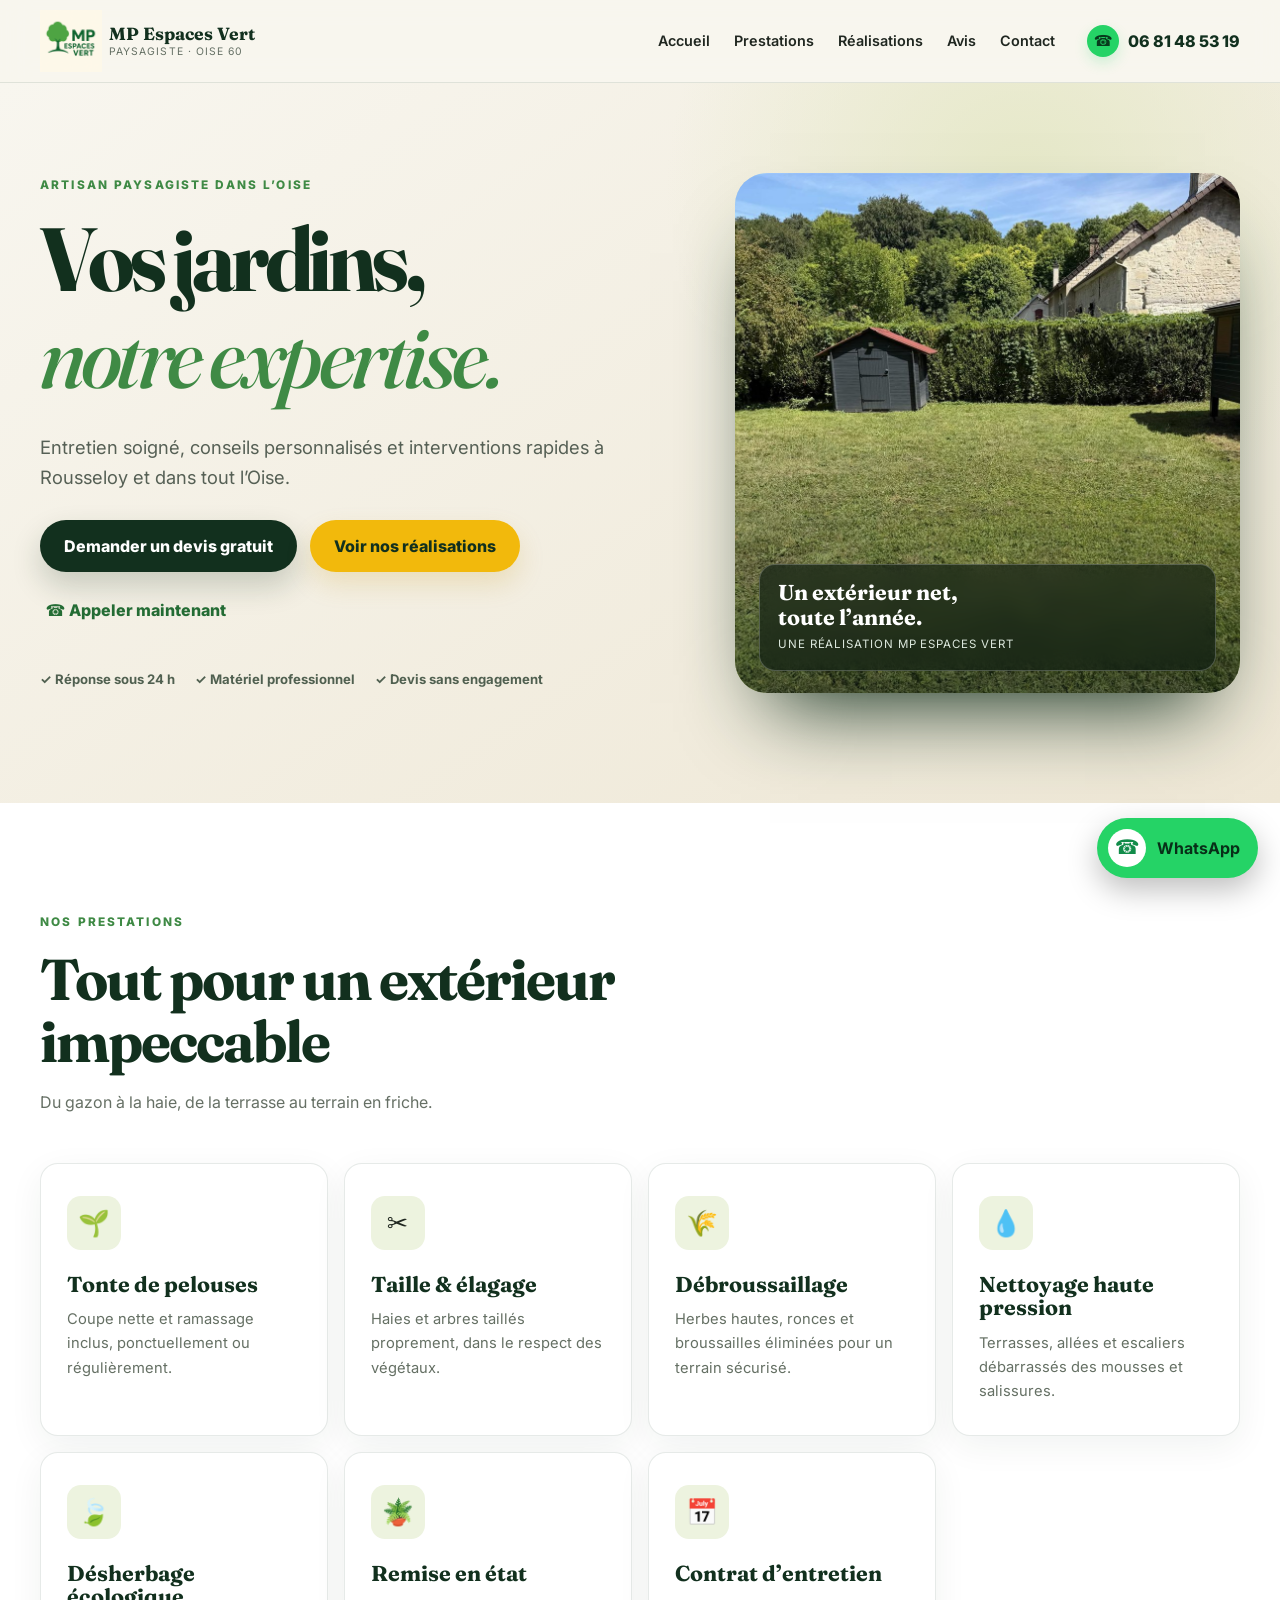
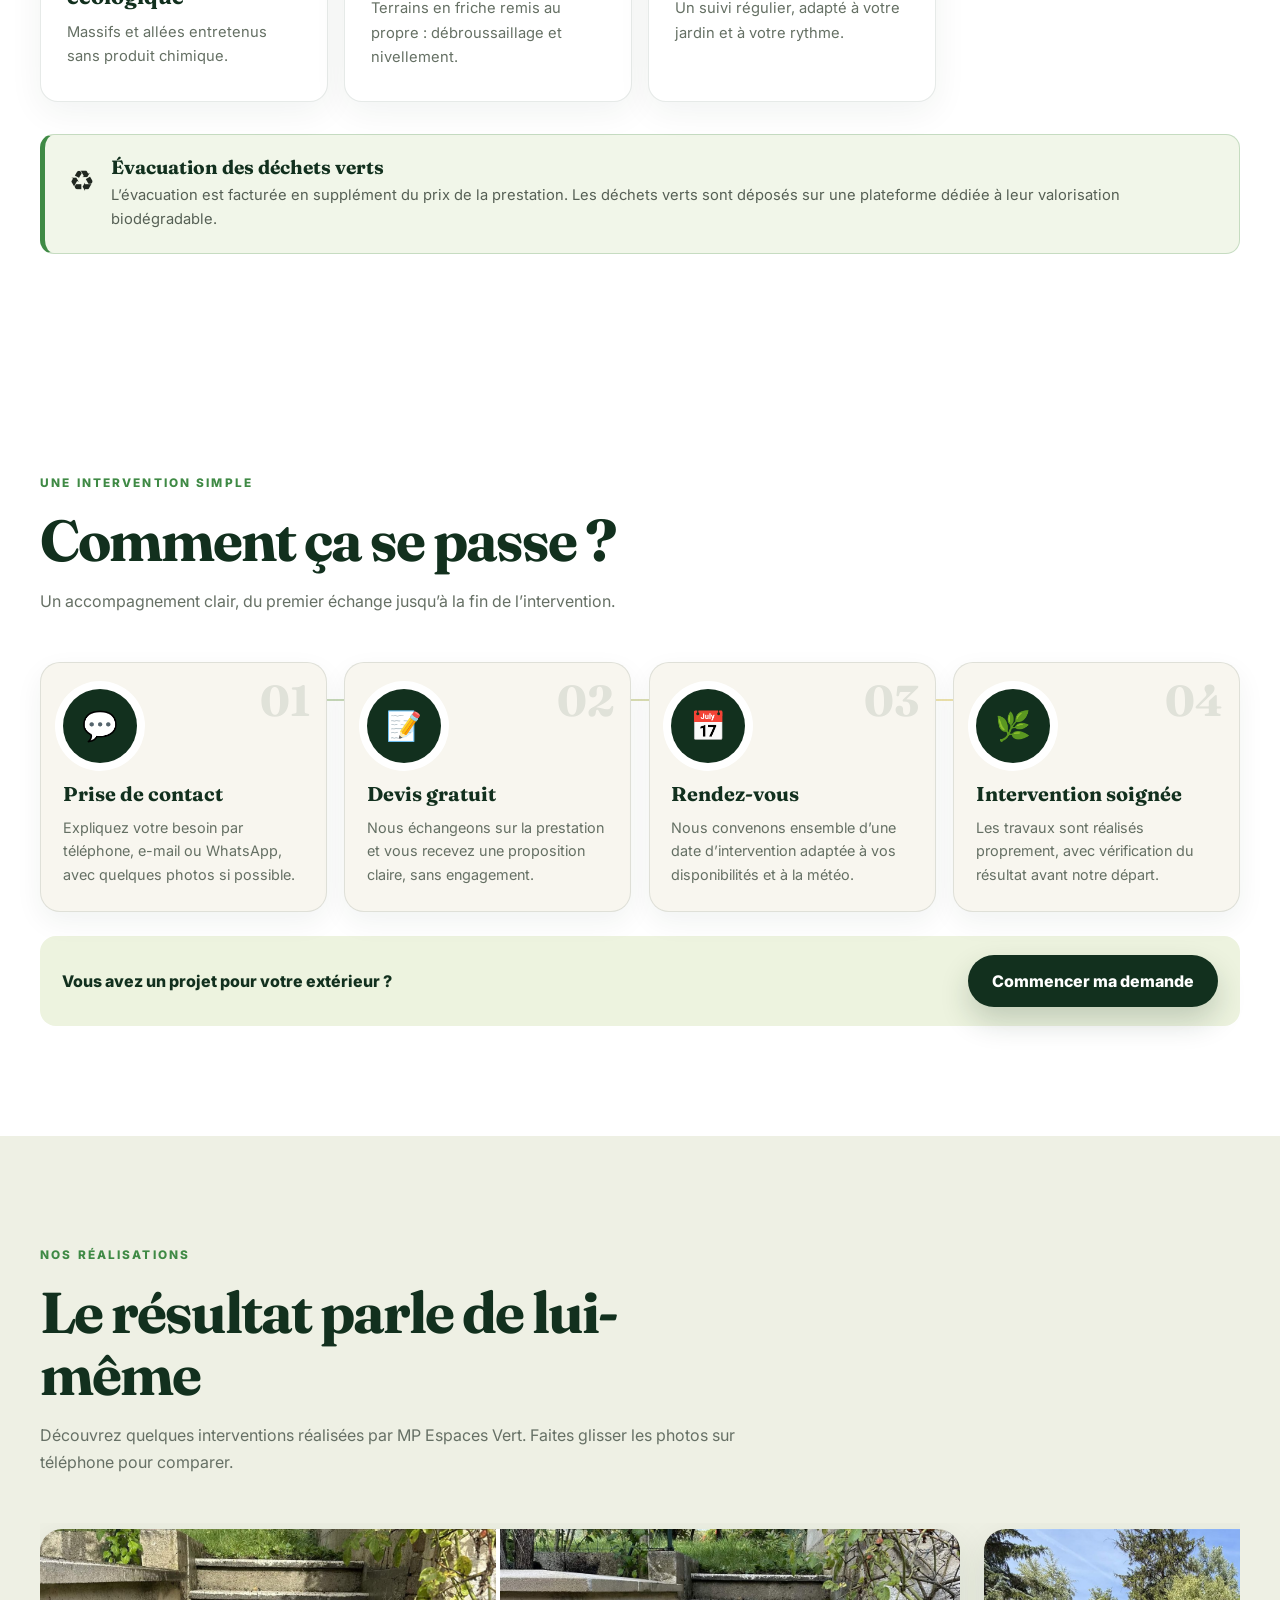
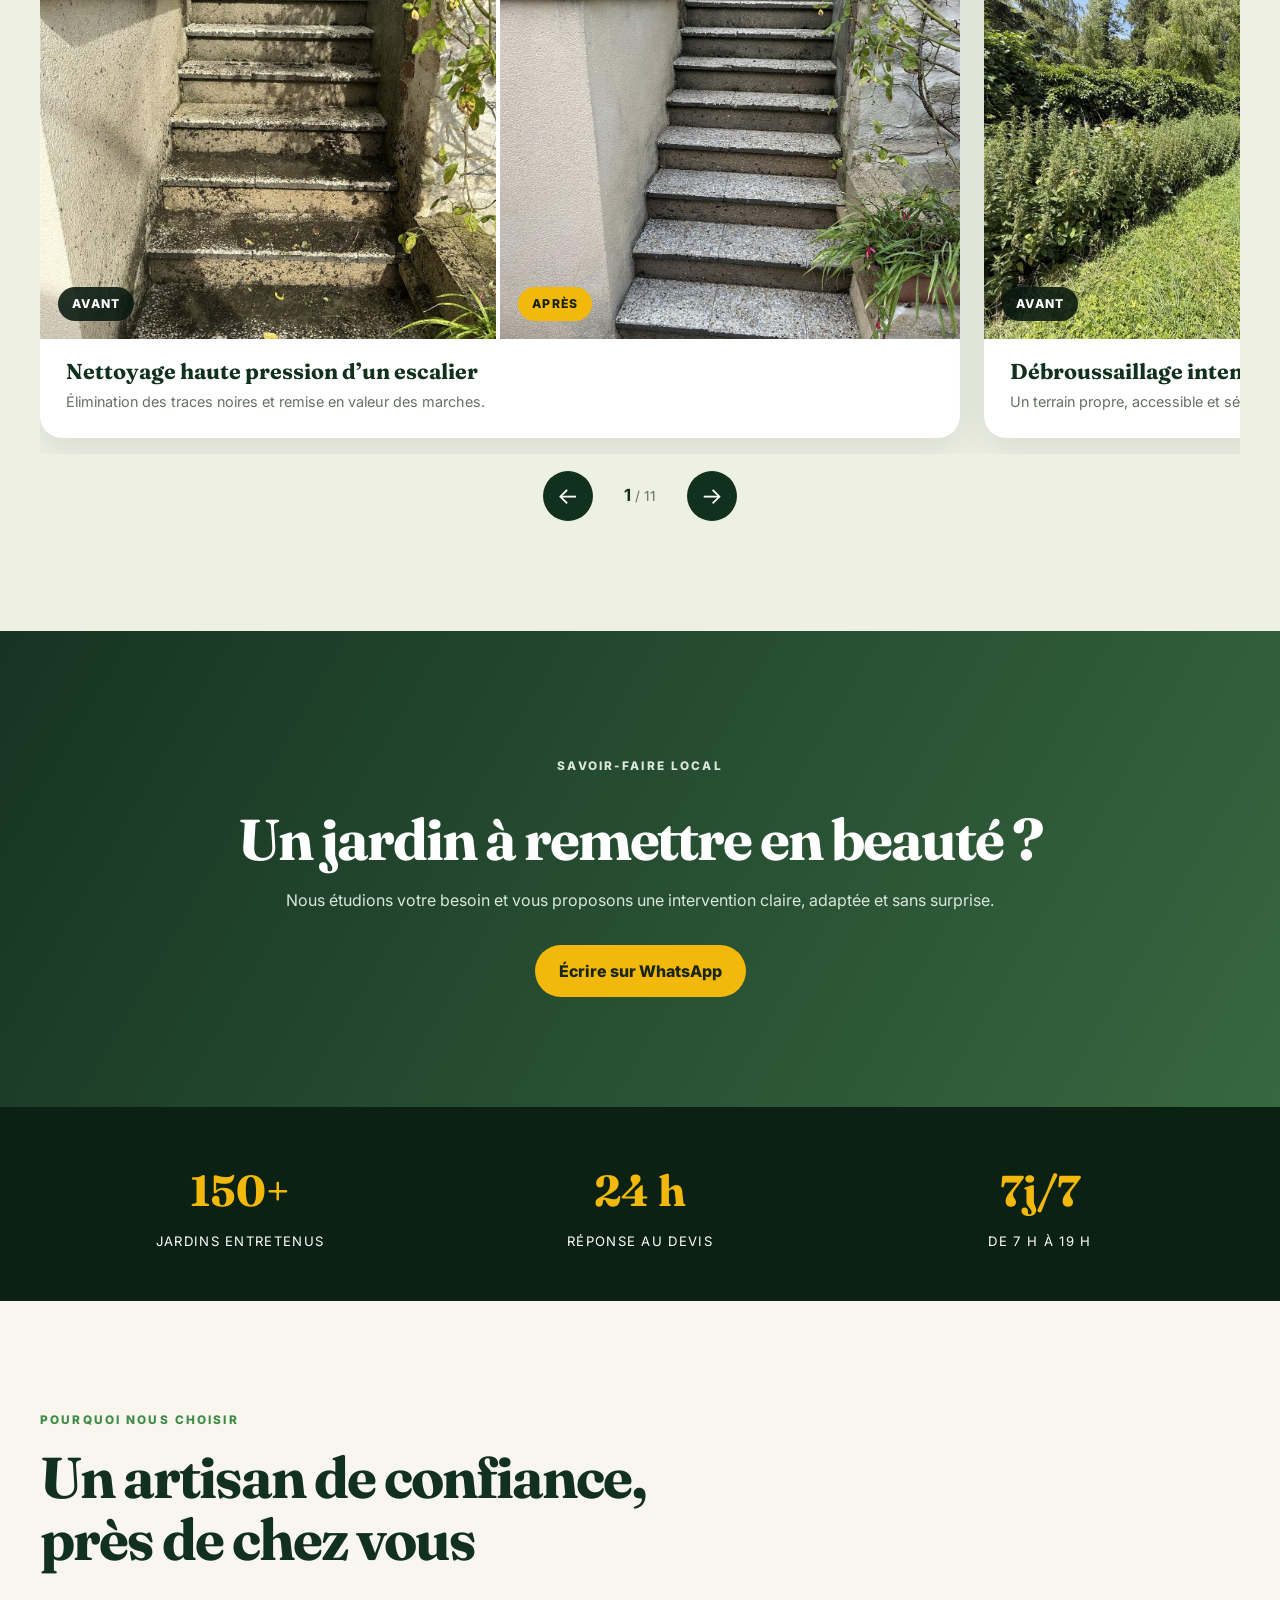
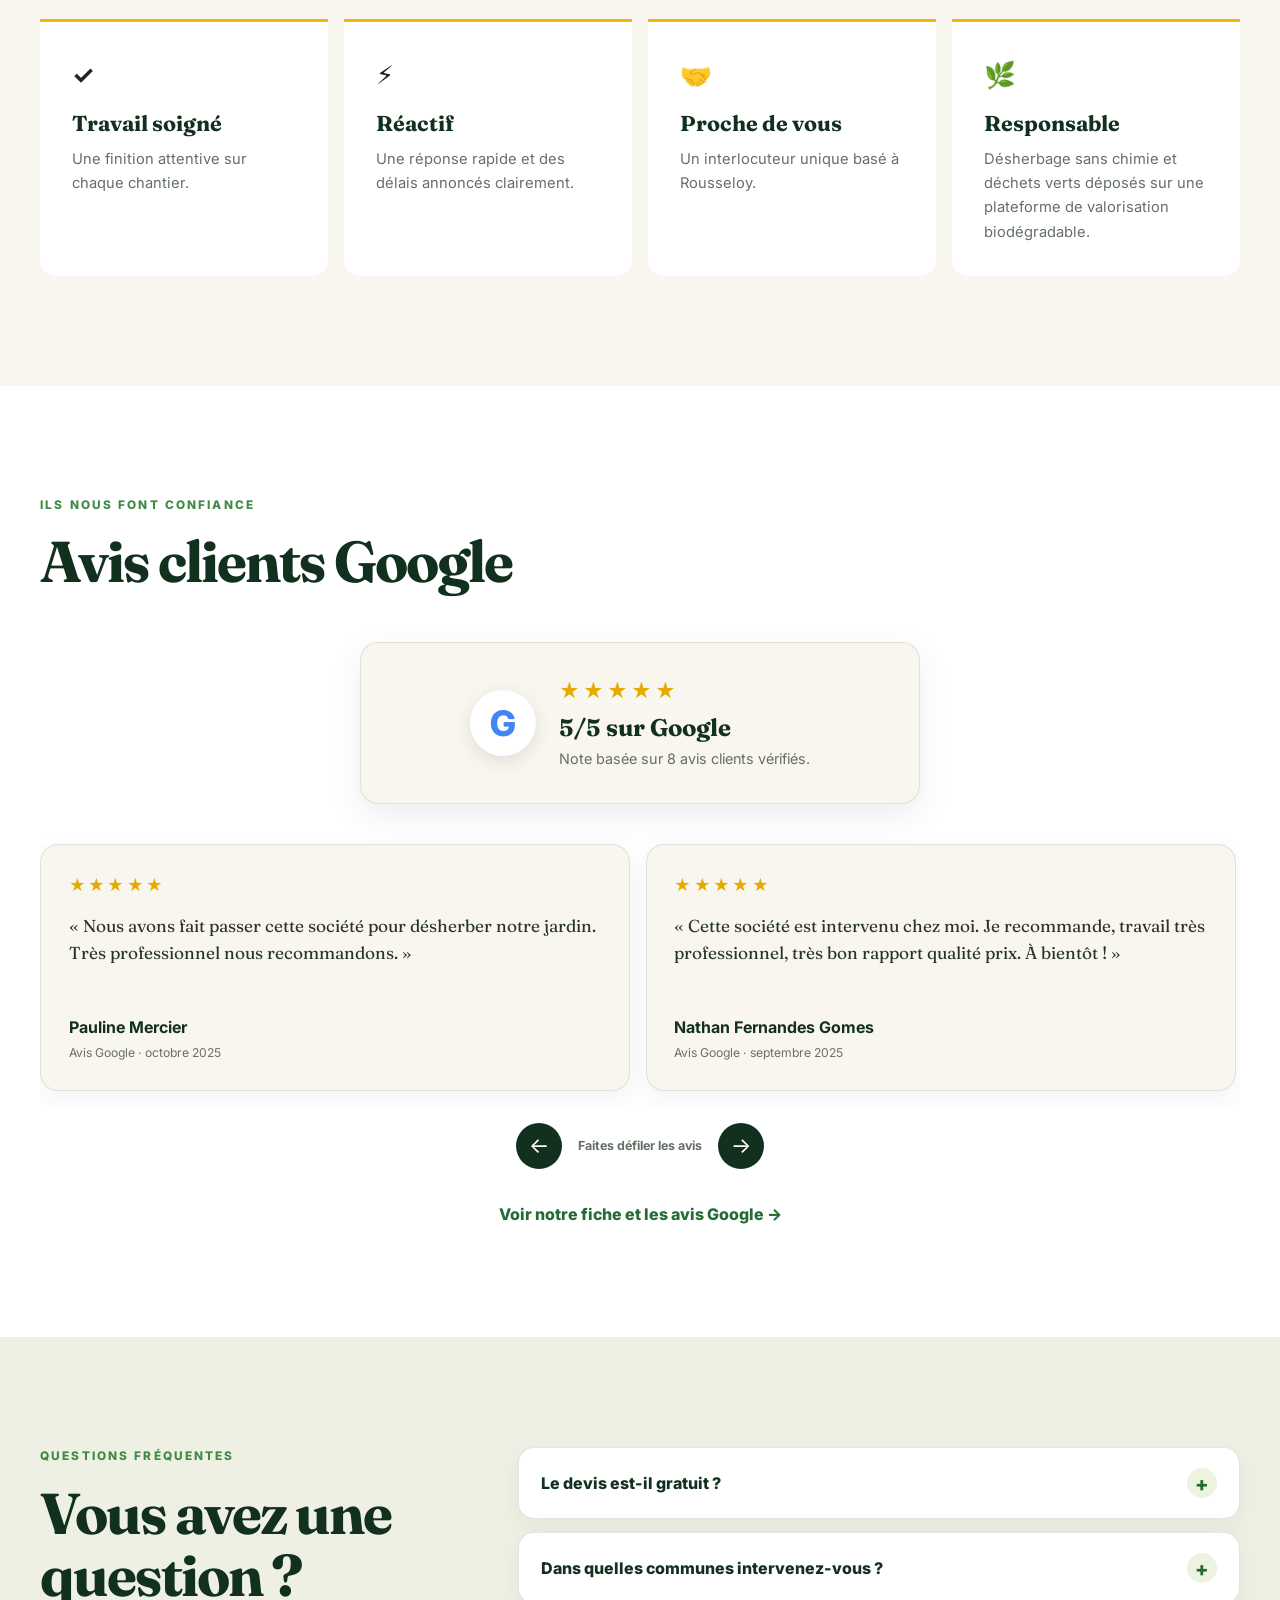
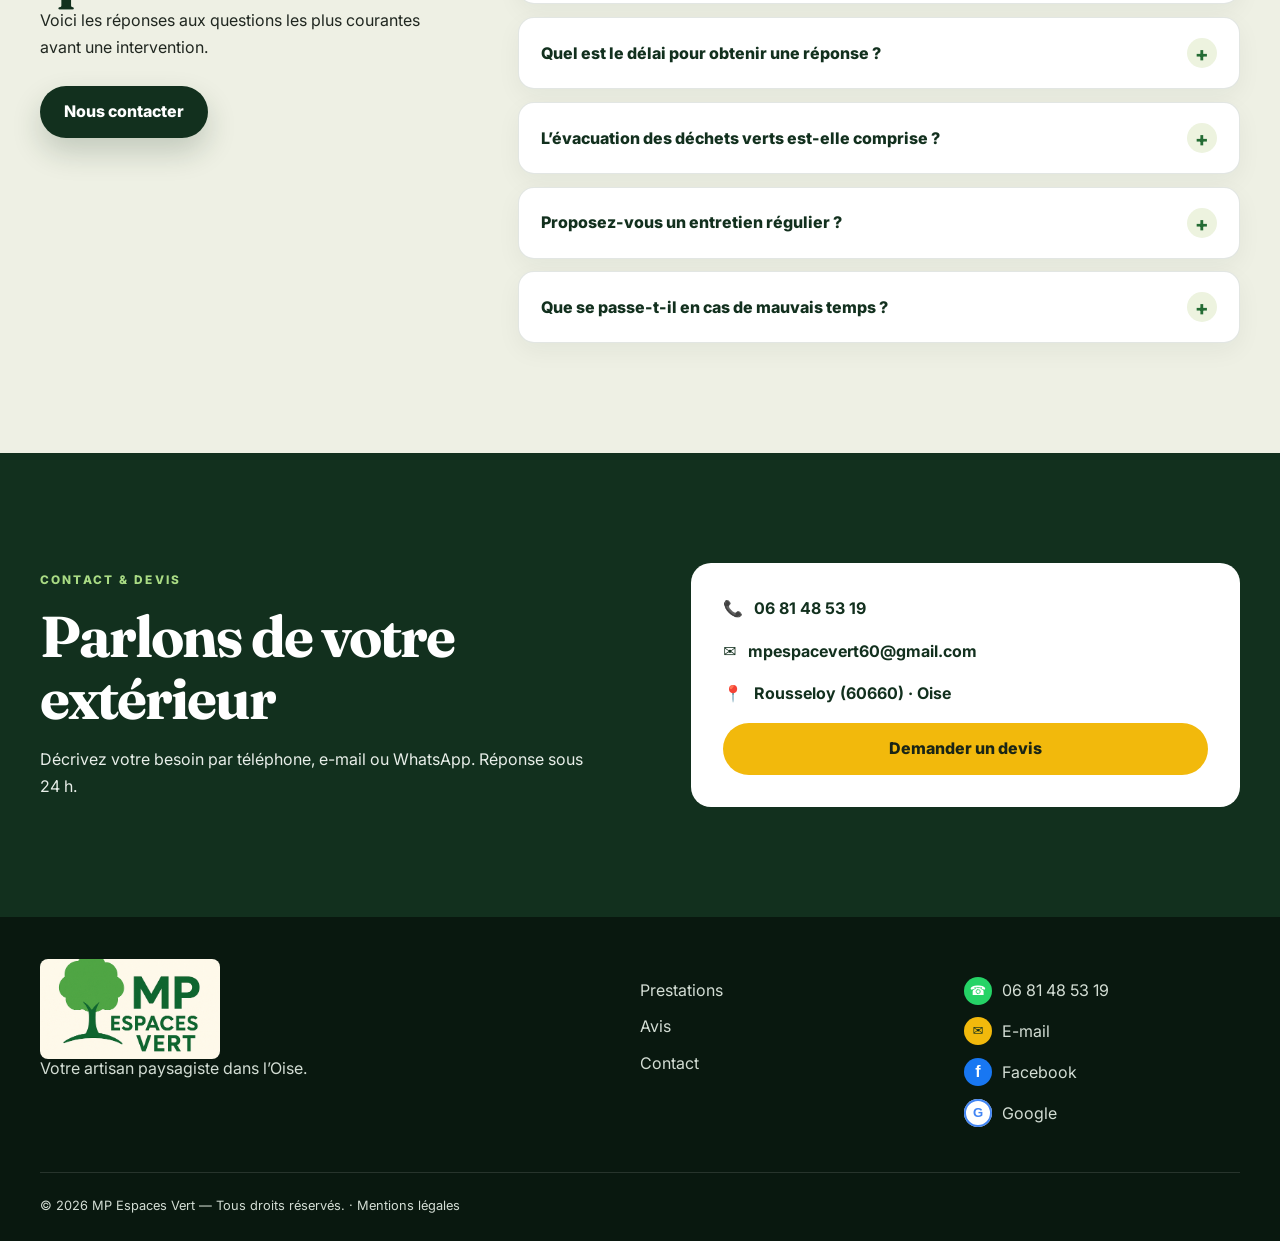
<file: index.html>
<!doctype html>
<html lang="fr">
<head>
  <meta charset="utf-8">
  <meta name="viewport" content="width=device-width, initial-scale=1">
  <title>MP Espaces Vert — Paysagiste dans l’Oise (60)</title>
  <meta name="description" content="MP Espaces Vert, artisan paysagiste à Rousseloy : tonte, taille de haies, débroussaillage, élagage et nettoyage dans l’Oise. Devis gratuit sous 24 h.">
  <meta name="theme-color" content="#12301e">
  <meta name="robots" content="index,follow">
  <link rel="canonical" href="https://mp-espaces-vert.github.io/MP-ESPACES-VERT-60/">
  <meta property="og:type" content="website">
  <meta property="og:locale" content="fr_FR">
  <meta property="og:title" content="MP Espaces Vert — Paysagiste dans l’Oise (60)">
  <meta property="og:description" content="Vos jardins, notre expertise. Devis gratuit sous 24 h.">
  <meta property="og:url" content="https://mp-espaces-vert.github.io/MP-ESPACES-VERT-60/">
  <meta name="twitter:card" content="summary">
  <link rel="stylesheet" href="style.css">
  <link rel="icon" type="image/png" href="assets/logo-mp-espaces-vert.png">
  <script type="application/ld+json">{"@context":"https://schema.org","@type":"LandscapingBusiness","name":"MP Espaces Vert","url":"https://mp-espaces-vert.github.io/MP-ESPACES-VERT-60/","telephone":"+33681485319","email":"mpespacevert60@gmail.com","address":{"@type":"PostalAddress","addressLocality":"Rousseloy","postalCode":"60660","addressRegion":"Hauts-de-France","addressCountry":"FR"},"areaServed":"Oise","openingHours":"Mo-Su 07:00-19:00","priceRange":"€€"}</script>
</head>
<body>
  <a class="skip" href="#contenu">Aller au contenu</a>
  <header class="header" id="accueil">
    <div class="container nav">
      <a class="brand" href="index.html" aria-label="MP Espaces Vert, retour en haut de l’accueil"><img src="assets/logo-mp-espaces-vert.png" alt="" width="1024" height="1024"><span><strong>MP Espaces Vert</strong><small>Paysagiste · Oise 60</small></span></a>
      <nav id="menu" aria-label="Navigation principale">
        <a href="#accueil">Accueil</a><a href="prestations.html">Prestations</a><a href="#realisations">Réalisations</a><a href="#avis">Avis</a><a href="contact.html">Contact</a>
      </nav>
      <a class="phone" href="tel:+33681485319"><span aria-hidden="true">☎</span>06 81 48 53 19</a>
      <button class="burger" type="button" aria-label="Ouvrir le menu" aria-expanded="false" aria-controls="menu"><span></span><span></span><span></span></button>
    </div>
  </header>
  <main id="contenu">
    <section class="hero">
      <div class="container hero-grid">
        <div class="reveal"><p class="kicker">Artisan paysagiste dans l’Oise</p><h1>Vos jardins,<br><em>notre expertise.</em></h1><p class="lead">Entretien soigné, conseils personnalisés et interventions rapides à Rousseloy et dans tout l’Oise.</p><div class="actions"><a class="btn primary" href="contact.html">Demander un devis gratuit</a><a class="btn gallery-btn" href="#realisations">Voir nos réalisations</a><a class="call-link" href="tel:+33681485319">☎ Appeler maintenant</a></div><ul class="checks"><li>✓ Réponse sous 24 h</li><li>✓ Matériel professionnel</li><li>✓ Devis sans engagement</li></ul></div>
        <figure class="hero-art hero-photo reveal"><img src="assets/accueil-jardin-entretenu.jpg" alt="Jardin et pelouse entretenus par MP Espaces Vert" width="1400" height="933" fetchpriority="high"><figcaption><strong>Un extérieur net,<br>toute l’année.</strong><small>Une réalisation MP Espaces Vert</small></figcaption></figure>
      </div>
    </section>
    <section class="section white" id="prestations"><div class="container"><header class="section-head reveal"><p class="kicker">Nos prestations</p><h2>Tout pour un extérieur impeccable</h2><p>Du gazon à la haie, de la terrasse au terrain en friche.</p></header><div class="cards">
      <article class="card reveal" id="tonte"><i>🌱</i><h3>Tonte de pelouses</h3><p>Coupe nette et ramassage inclus, ponctuellement ou régulièrement.</p></article>
      <article class="card reveal" id="elagage"><i>✂️</i><h3>Taille & élagage</h3><p>Haies et arbres taillés proprement, dans le respect des végétaux.</p></article>
      <article class="card reveal" id="debroussaillage"><i>🌾</i><h3>Débroussaillage</h3><p>Herbes hautes, ronces et broussailles éliminées pour un terrain sécurisé.</p></article>
      <article class="card reveal" id="nettoyage"><i>💧</i><h3>Nettoyage haute pression</h3><p>Terrasses, allées et escaliers débarrassés des mousses et salissures.</p></article>
      <article class="card reveal" id="desherbage"><i>🍃</i><h3>Désherbage écologique</h3><p>Massifs et allées entretenus sans produit chimique.</p></article>
      <article class="card reveal" id="terrain"><i>🪴</i><h3>Remise en état</h3><p>Terrains en friche remis au propre : débroussaillage et nivellement.</p></article>
      <article class="card reveal" id="contrats"><i>📅</i><h3>Contrat d’entretien</h3><p>Un suivi régulier, adapté à votre jardin et à votre rythme.</p></article>
    </div><aside class="waste-notice reveal" aria-label="Information sur l’évacuation des déchets verts"><span aria-hidden="true">♻️</span><div><h3>Évacuation des déchets verts</h3><p>L’évacuation est facturée en supplément du prix de la prestation. Les déchets verts sont déposés sur une plateforme dédiée à leur valorisation biodégradable.</p></div></aside></div></section>
    <section class="section process-section" id="deroulement"><div class="container"><header class="section-head reveal"><p class="kicker">Une intervention simple</p><h2>Comment ça se passe ?</h2><p>Un accompagnement clair, du premier échange jusqu’à la fin de l’intervention.</p></header><ol class="process-grid">
      <li class="process-step reveal"><span>01</span><i aria-hidden="true">💬</i><h3>Prise de contact</h3><p>Expliquez votre besoin par téléphone, e-mail ou WhatsApp, avec quelques photos si possible.</p></li>
      <li class="process-step reveal"><span>02</span><i aria-hidden="true">📝</i><h3>Devis gratuit</h3><p>Nous échangeons sur la prestation et vous recevez une proposition claire, sans engagement.</p></li>
      <li class="process-step reveal"><span>03</span><i aria-hidden="true">📅</i><h3>Rendez-vous</h3><p>Nous convenons ensemble d’une date d’intervention adaptée à vos disponibilités et à la météo.</p></li>
      <li class="process-step reveal"><span>04</span><i aria-hidden="true">🌿</i><h3>Intervention soignée</h3><p>Les travaux sont réalisés proprement, avec vérification du résultat avant notre départ.</p></li>
    </ol><div class="process-cta reveal"><p>Vous avez un projet pour votre extérieur ?</p><a class="btn primary" href="contact.html">Commencer ma demande</a></div></div></section>
    <section class="section gallery-section" id="realisations"><div class="container"><header class="section-head reveal"><p class="kicker">Nos réalisations</p><h2>Le résultat parle de lui-même</h2><p>Découvrez quelques interventions réalisées par MP Espaces Vert. Faites glisser les photos sur téléphone pour comparer.</p></header><div class="work-grid">
      <article class="work-card reveal"><div class="before-after"><figure><img src="assets/escalier-2-avant.jpg" alt="Escalier extérieur encrassé avant nettoyage" loading="lazy" width="1200" height="1600"><figcaption>Avant</figcaption></figure><figure><img src="assets/escalier-2-apres.jpg" alt="Escalier extérieur propre après nettoyage" loading="lazy" width="1200" height="1600"><figcaption>Après</figcaption></figure></div><h3>Nettoyage haute pression d’un escalier</h3><p>Élimination des traces noires et remise en valeur des marches.</p></article>
      <article class="work-card reveal"><div class="before-after"><figure><img src="assets/jardin-2-avant.jpg" alt="Terrain envahi par les herbes avant débroussaillage" loading="lazy" width="1600" height="1200"><figcaption>Avant</figcaption></figure><figure><img src="assets/jardin-2-apres.jpg" alt="Terrain net après débroussaillage et tonte" loading="lazy" width="1600" height="1200"><figcaption>Après</figcaption></figure></div><h3>Débroussaillage intensif</h3><p>Un terrain propre, accessible et sécurisé.</p></article>
      <article class="work-card reveal"><div class="before-after"><figure><img src="assets/jardin-3-avant.jpg" alt="Pelouse haute avant intervention" loading="lazy" width="1600" height="1200"><figcaption>Avant</figcaption></figure><figure><img src="assets/jardin-3-apres.jpg" alt="Pelouse tondue après intervention" loading="lazy" width="1600" height="1200"><figcaption>Après</figcaption></figure></div><h3>Tonte d’une grande pelouse</h3><p>Coupe régulière et finitions soignées.</p></article>
      <article class="work-card reveal"><div class="before-after"><figure><img src="assets/jardin-4-avant.jpg" alt="Grand jardin avec herbes hautes avant intervention" loading="lazy" width="1600" height="1200"><figcaption>Avant</figcaption></figure><figure><img src="assets/jardin-4-apres.jpg" alt="Grand jardin entièrement tondu après intervention" loading="lazy" width="1600" height="1200"><figcaption>Après</figcaption></figure></div><h3>Remise au propre d’un grand jardin</h3><p>Débroussaillage, tonte et dégagement des contours.</p></article>
      <article class="work-card reveal"><div class="before-after"><figure><img src="assets/cour-avant.jpg" alt="Cour gravillonnée avec mauvaises herbes avant désherbage" loading="lazy" width="1600" height="1200"><figcaption>Avant</figcaption></figure><figure><img src="assets/cour-apres.jpg" alt="Cour gravillonnée nette après désherbage" loading="lazy" width="1600" height="1200"><figcaption>Après</figcaption></figure></div><h3>Désherbage d’une cour</h3><p>Nettoyage précis des bordures et zones gravillonnées.</p></article>
      <article class="work-card reveal"><div class="before-after"><figure><img src="assets/cour-2-avant.jpg" alt="Grande cour gravillonnée avec végétation avant intervention" loading="lazy" width="1200" height="1600"><figcaption>Avant</figcaption></figure><figure><img src="assets/cour-2-apres.jpg" alt="Grande cour gravillonnée remise au propre après intervention" loading="lazy" width="1600" height="1200"><figcaption>Après</figcaption></figure></div><h3>Remise au propre d’une grande cour</h3><p>Désherbage complet des bordures et de la surface gravillonnée.</p></article>
      <article class="work-card reveal"><div class="before-after"><figure><img src="assets/cour-3-avant.jpg" alt="Herbes hautes au pied d’un abri avant désherbage" loading="lazy" width="1200" height="1600"><figcaption>Avant</figcaption></figure><figure><img src="assets/cour-3-apres.jpg" alt="Pied de l’abri propre après désherbage" loading="lazy" width="1200" height="1600"><figcaption>Après</figcaption></figure></div><h3>Nettoyage des bordures</h3><p>Retrait des herbes autour des murs, regards et abris.</p></article>
      <article class="work-card reveal"><div class="before-after"><figure><img src="assets/paves-avant.jpg" alt="Cour pavée encrassée avant nettoyage" loading="lazy" width="900" height="1200"><figcaption>Avant</figcaption></figure><figure><img src="assets/paves-apres.jpg" alt="Cour pavée ravivée après nettoyage haute pression" loading="lazy" width="900" height="1200"><figcaption>Après</figcaption></figure></div><h3>Nettoyage haute pression</h3><p>Les pavés retrouvent leur teinte et leur éclat.</p></article>
      <article class="work-card reveal"><div class="before-after"><figure><img src="assets/escalier-avant.jpg" alt="Escalier pavé encrassé avant nettoyage" loading="lazy" width="900" height="1200"><figcaption>Avant</figcaption></figure><figure><img src="assets/escalier-apres.jpg" alt="Escalier pavé propre après nettoyage" loading="lazy" width="900" height="1200"><figcaption>Après</figcaption></figure></div><h3>Nettoyage d’un escalier</h3><p>Mousses et salissures retirées en profondeur.</p></article>
      <article class="work-card reveal"><div class="before-after"><figure><img src="assets/jardin-1-avant.jpg" alt="Jardin avec végétation haute avant la remise en état" loading="lazy" width="1600" height="1200"><figcaption>Avant</figcaption></figure><figure><img src="assets/jardin-1-apres.jpg" alt="Jardin tondu et dégagé après la remise en état" loading="lazy" width="1600" height="1200"><figcaption>Après</figcaption></figure></div><h3>Remise en état d’un jardin</h3><p>Tonte complète et dégagement des herbes hautes.</p></article>
      <article class="work-card reveal"><div class="single-work"><img src="assets/haie-avant-apres.jpg" alt="Taille de haie avant et après l’intervention de MP Espaces Vert" loading="lazy" width="1200" height="1600"><span>Avant / Après</span></div><h3>Taille et remise en forme d’une haie</h3><p>Réduction de la hauteur, alignement des faces et finitions propres.</p></article>
    </div><div class="work-controls" aria-label="Navigation des réalisations"><button id="workPrev" type="button" aria-label="Réalisation précédente">←</button><span><b id="workCurrent">1</b> / 11</span><button id="workNext" type="button" aria-label="Réalisation suivante">→</button></div></div></section>
    <section class="cta"><div class="container reveal"><p class="kicker light">Savoir-faire local</p><h2>Un jardin à remettre en beauté ?</h2><p>Nous étudions votre besoin et vous proposons une intervention claire, adaptée et sans surprise.</p><a class="btn sun-btn" href="https://wa.me/33681485319?text=Bonjour%2C%20je%20souhaite%20un%20devis%20gratuit." target="_blank" rel="noopener noreferrer">Écrire sur WhatsApp</a></div></section>
    <section class="stats"><div class="container stat-grid"><div><strong>150+</strong><span>jardins entretenus</span></div><div><strong>24 h</strong><span>réponse au devis</span></div><div><strong>7j/7</strong><span>de 7 h à 19 h</span></div></div></section>
    <section class="section" id="apropos"><div class="container"><header class="section-head reveal"><p class="kicker">Pourquoi nous choisir</p><h2>Un artisan de confiance, près de chez vous</h2></header><div class="why"><article class="reveal"><b>✓</b><h3>Travail soigné</h3><p>Une finition attentive sur chaque chantier.</p></article><article class="reveal"><b>⚡</b><h3>Réactif</h3><p>Une réponse rapide et des délais annoncés clairement.</p></article><article class="reveal"><b>🤝</b><h3>Proche de vous</h3><p>Un interlocuteur unique basé à Rousseloy.</p></article><article class="reveal"><b>🌿</b><h3>Responsable</h3><p>Désherbage sans chimie et déchets verts déposés sur une plateforme de valorisation biodégradable.</p></article></div></div></section>
    <section class="section white" id="avis"><div class="container"><header class="section-head reveal"><p class="kicker">Ils nous font confiance</p><h2>Avis clients Google</h2></header><div class="google-rating reveal"><div class="google-g" aria-hidden="true">G</div><div><div class="stars" aria-label="5 étoiles sur 5">★★★★★</div><strong>5/5 sur Google</strong><p>Note basée sur 8 avis clients vérifiés.</p></div></div><div class="review-grid">
      <blockquote class="review-card reveal"><div class="stars" aria-label="5 étoiles sur 5">★★★★★</div><p>« Nous avons fait passer cette société pour désherber notre jardin. Très professionnel nous recommandons. »</p><footer><b>Pauline Mercier</b><span>Avis Google · octobre 2025</span></footer></blockquote>
      <blockquote class="review-card reveal"><div class="stars" aria-label="5 étoiles sur 5">★★★★★</div><p>« Cette société est intervenu chez moi. Je recommande, travail très professionnel, très bon rapport qualité prix. À bientôt ! »</p><footer><b>Nathan Fernandes Gomes</b><span>Avis Google · septembre 2025</span></footer></blockquote>
      <blockquote class="review-card reveal"><div class="stars" aria-label="5 étoiles sur 5">★★★★★</div><p>« Entreprise sollicitée pour la tonte de mon jardin et tailles de mes haies. Travail soigné, rien à redire ! »</p><footer><b>Gauthier RAUSSIN</b><span>Avis Google · mai 2025</span></footer></blockquote>
      <blockquote class="review-card reveal"><div class="stars" aria-label="5 étoiles sur 5">★★★★★</div><p>« Nous sommes très satisfait du travail soigné de Matis (MP espaces verts). Il respecte ses engagements, travail proprement avec efficacité !!! Je le recommande en toute confiance 👌 »</p><footer><b>François R</b><span>Avis Google · juin</span></footer></blockquote>
      <blockquote class="review-card reveal"><div class="stars" aria-label="5 étoiles sur 5">★★★★★</div><p>« Au top ! J’ai fait appel à cette entreprise pour faire un bon coup de neuf dans mon jardin ! Désherbage, tonte de pelouse, taillage de haie, tout est parfait. »</p><footer><b>Mélanie Leclercq</b><span>Avis Google · juin 2025</span></footer></blockquote>
      <blockquote class="review-card reveal"><div class="stars" aria-label="5 étoiles sur 5">★★★★★</div><p>« J’ai fait appel à ce paysagiste pour l’entretien de mon jardin et je suis vraiment satisfait du résultat. Travail soigné, équipe ponctuelle et très professionnelle. »</p><footer><b>kevin LECLERCQ</b><span>Avis Google · mai 2025</span></footer></blockquote>
      <blockquote class="review-card reveal"><div class="stars" aria-label="5 étoiles sur 5">★★★★★</div><p>« Au top qualité. Sérieux et pro, je reconnais à 100 %. Merci encore. »</p><footer><b>Armando Monteiro</b><span>Avis Google · avril</span></footer></blockquote>
      <blockquote class="review-card reveal"><div class="stars" aria-label="5 étoiles sur 5">★★★★★</div><p>« Revenu aujourd’hui pour une nouvelle prestation, Matis démontre un savoir-faire impressionnant pour son âge. Continue comme ça, à bientôt ! »</p><footer><b>Kevin fr60</b><span>Avis Google · octobre 2025</span></footer></blockquote>
    </div><div class="review-controls" aria-label="Navigation des avis"><button id="reviewPrev" type="button" aria-label="Afficher les avis précédents">←</button><span>Faites défiler les avis</span><button id="reviewNext" type="button" aria-label="Afficher les avis suivants">→</button></div><p class="center"><a class="text-link" href="https://share.google/jg9X0oXT12cemp2yK" target="_blank" rel="noopener noreferrer">Voir notre fiche et les avis Google →</a></p></div></section>
    <section class="section faq-section" id="faq"><div class="container faq-layout"><header class="section-head reveal"><p class="kicker">Questions fréquentes</p><h2>Vous avez une question ?</h2><p>Voici les réponses aux questions les plus courantes avant une intervention.</p><a class="btn primary" href="contact.html">Nous contacter</a></header><div class="faq-list">
      <details class="faq-item reveal"><summary>Le devis est-il gratuit ?<span aria-hidden="true">+</span></summary><div><p>Oui. Le devis est gratuit et sans engagement. Décrivez votre besoin, votre commune et, si possible, envoyez quelques photos pour faciliter une première estimation.</p></div></details>
      <details class="faq-item reveal"><summary>Dans quelles communes intervenez-vous ?<span aria-hidden="true">+</span></summary><div><p>MP Espaces Vert intervient dans toute l’Oise. Les déplacements dans les secteurs voisins sont également possibles selon la distance et la prestation demandée.</p></div></details>
      <details class="faq-item reveal"><summary>Quel est le délai pour obtenir une réponse ?<span aria-hidden="true">+</span></summary><div><p>Nous faisons notre possible pour répondre sous 24 heures. Le délai de réalisation dépend ensuite de la saison, de la météo et de l’importance du chantier.</p></div></details>
      <details class="faq-item reveal"><summary>L’évacuation des déchets verts est-elle comprise ?<span aria-hidden="true">+</span></summary><div><p>L’évacuation est proposée en supplément du prix de la prestation. Les déchets verts récupérés sont déposés sur une plateforme dédiée à leur valorisation biodégradable.</p></div></details>
      <details class="faq-item reveal"><summary>Proposez-vous un entretien régulier ?<span aria-hidden="true">+</span></summary><div><p>Oui. Une intervention ponctuelle ou un calendrier d’entretien régulier peut être proposé selon le jardin, la saison et la fréquence souhaitée.</p></div></details>
      <details class="faq-item reveal"><summary>Que se passe-t-il en cas de mauvais temps ?<span aria-hidden="true">+</span></summary><div><p>Si la météo ne permet pas de travailler correctement ou en toute sécurité, l’intervention est reportée en accord avec le client.</p></div></details>
    </div></div></section>
    <section class="section contact" id="contact"><div class="container contact-grid"><div class="reveal"><p class="kicker light">Contact & devis</p><h2>Parlons de votre extérieur</h2><p>Décrivez votre besoin par téléphone, e-mail ou WhatsApp. Réponse sous 24 h.</p></div><div class="contact-card reveal"><a href="tel:+33681485319"><span>📞</span><b>06 81 48 53 19</b></a><a href="mailto:mpespacevert60@gmail.com"><span>✉️</span><b>mpespacevert60@gmail.com</b></a><p><span>📍</span><b>Rousseloy (60660) · Oise</b></p><a class="btn sun-btn" href="https://wa.me/33681485319?text=Bonjour%2C%20je%20souhaite%20un%20devis%20gratuit." target="_blank" rel="noopener noreferrer">Demander un devis</a></div></div></section>
  </main>
  <footer><div class="container foot"><div><img class="footer-logo" src="assets/logo-mp-espaces-vert.png" alt="MP Espaces Vert" width="1024" height="1024"><p>Votre artisan paysagiste dans l’Oise.</p></div><div><a href="prestations.html">Prestations</a><a href="#avis">Avis</a><a href="contact.html">Contact</a></div><div class="footer-contact"><a href="tel:+33681485319"><span class="footer-icon phone-icon" aria-hidden="true">☎</span>06 81 48 53 19</a><a href="mailto:mpespacevert60@gmail.com"><span class="footer-icon mail-icon" aria-hidden="true">✉</span>E-mail</a><a href="https://www.facebook.com/share/1DxL7m5AGV/?mibextid=wwXIfr" target="_blank" rel="noopener noreferrer"><span class="footer-icon facebook-icon" aria-hidden="true">f</span>Facebook</a><a href="https://share.google/jg9X0oXT12cemp2yK" target="_blank" rel="noopener noreferrer"><span class="footer-icon google-icon" aria-hidden="true">G</span>Google</a></div></div><div class="container copyright">© <span id="year"></span> MP Espaces Vert — Tous droits réservés. · <a href="mentions-legales.html">Mentions légales</a></div></footer>
  <a class="whatsapp-float" href="https://wa.me/33681485319?text=Bonjour%2C%20je%20souhaite%20un%20devis%20gratuit." target="_blank" rel="noopener noreferrer" aria-label="Contacter MP Espaces Vert sur WhatsApp">
    <span aria-hidden="true">☎</span><b>WhatsApp</b>
  </a>
  <script>
    const burger=document.querySelector('.burger'),menu=document.querySelector('#menu');
    function closeMenu(){menu.classList.remove('open');burger.setAttribute('aria-expanded','false');burger.setAttribute('aria-label','Ouvrir le menu');document.body.classList.remove('menu-open')}
    burger.addEventListener('click',()=>{const open=!menu.classList.contains('open');menu.classList.toggle('open',open);burger.setAttribute('aria-expanded',String(open));burger.setAttribute('aria-label',open?'Fermer le menu':'Ouvrir le menu');document.body.classList.toggle('menu-open',open)});
    menu.querySelectorAll('a').forEach(a=>a.addEventListener('click',closeMenu));
    addEventListener('keydown',e=>{if(e.key==='Escape')closeMenu()});
    document.querySelector('#year').textContent=new Date().getFullYear();
    document.querySelector('.brand').addEventListener('click',event=>{event.preventDefault();window.scrollTo({top:0,left:0,behavior:matchMedia('(prefers-reduced-motion: reduce)').matches?'auto':'smooth'});history.replaceState(null,'',location.pathname)});
    if('IntersectionObserver'in window&&!matchMedia('(prefers-reduced-motion: reduce)').matches){const io=new IntersectionObserver(es=>es.forEach(e=>{if(e.isIntersecting){e.target.classList.add('seen');io.unobserve(e.target)}}),{threshold:.12});document.querySelectorAll('.reveal').forEach(e=>io.observe(e))}else document.querySelectorAll('.reveal').forEach(e=>e.classList.add('seen'));
    const reviews=document.querySelector('.review-grid'),prev=document.querySelector('#reviewPrev'),next=document.querySelector('#reviewNext');
    const reviewStep=()=>reviews.querySelector('.review-card').getBoundingClientRect().width+16;
    const moveReviews=direction=>reviews.scrollBy({left:direction*reviewStep(),behavior:'smooth'});
    prev.addEventListener('click',()=>moveReviews(-1));next.addEventListener('click',()=>moveReviews(1));
    let reviewTimer;
    const stopReviews=()=>clearInterval(reviewTimer);
    const startReviews=()=>{if(matchMedia('(prefers-reduced-motion: reduce)').matches)return;stopReviews();reviewTimer=setInterval(()=>{const end=reviews.scrollLeft+reviews.clientWidth>=reviews.scrollWidth-8;reviews.scrollTo({left:end?0:reviews.scrollLeft+reviewStep(),behavior:'smooth'})},5000)};
    reviews.addEventListener('pointerdown',stopReviews);reviews.addEventListener('focusin',stopReviews);reviews.addEventListener('mouseenter',stopReviews);reviews.addEventListener('mouseleave',startReviews);startReviews();
    const works=document.querySelector('.work-grid'),workCards=[...works.querySelectorAll('.work-card')],workCurrent=document.querySelector('#workCurrent');
    const updateWorkCount=()=>{const step=workCards[0].getBoundingClientRect().width+24;workCurrent.textContent=Math.min(workCards.length,Math.max(1,Math.round(works.scrollLeft/step)+1))};
    const moveWorks=direction=>{const step=workCards[0].getBoundingClientRect().width+24;works.scrollBy({left:direction*step,behavior:'smooth'})};
    let workTimer;
    const stopWorks=()=>clearInterval(workTimer);
    const startWorks=()=>{if(matchMedia('(prefers-reduced-motion: reduce)').matches)return;stopWorks();workTimer=setInterval(()=>{const end=works.scrollLeft+works.clientWidth>=works.scrollWidth-10;if(end){works.scrollTo({left:0,behavior:'smooth'})}else{moveWorks(1)}},4000)};
    document.querySelector('#workPrev').addEventListener('click',()=>{stopWorks();moveWorks(-1)});document.querySelector('#workNext').addEventListener('click',()=>{stopWorks();moveWorks(1)});works.addEventListener('scroll',()=>requestAnimationFrame(updateWorkCount),{passive:true});works.addEventListener('pointerdown',stopWorks);works.addEventListener('focusin',stopWorks);works.addEventListener('mouseenter',stopWorks);works.addEventListener('mouseleave',startWorks);startWorks();
  </script>
</body>
</html>
</file>
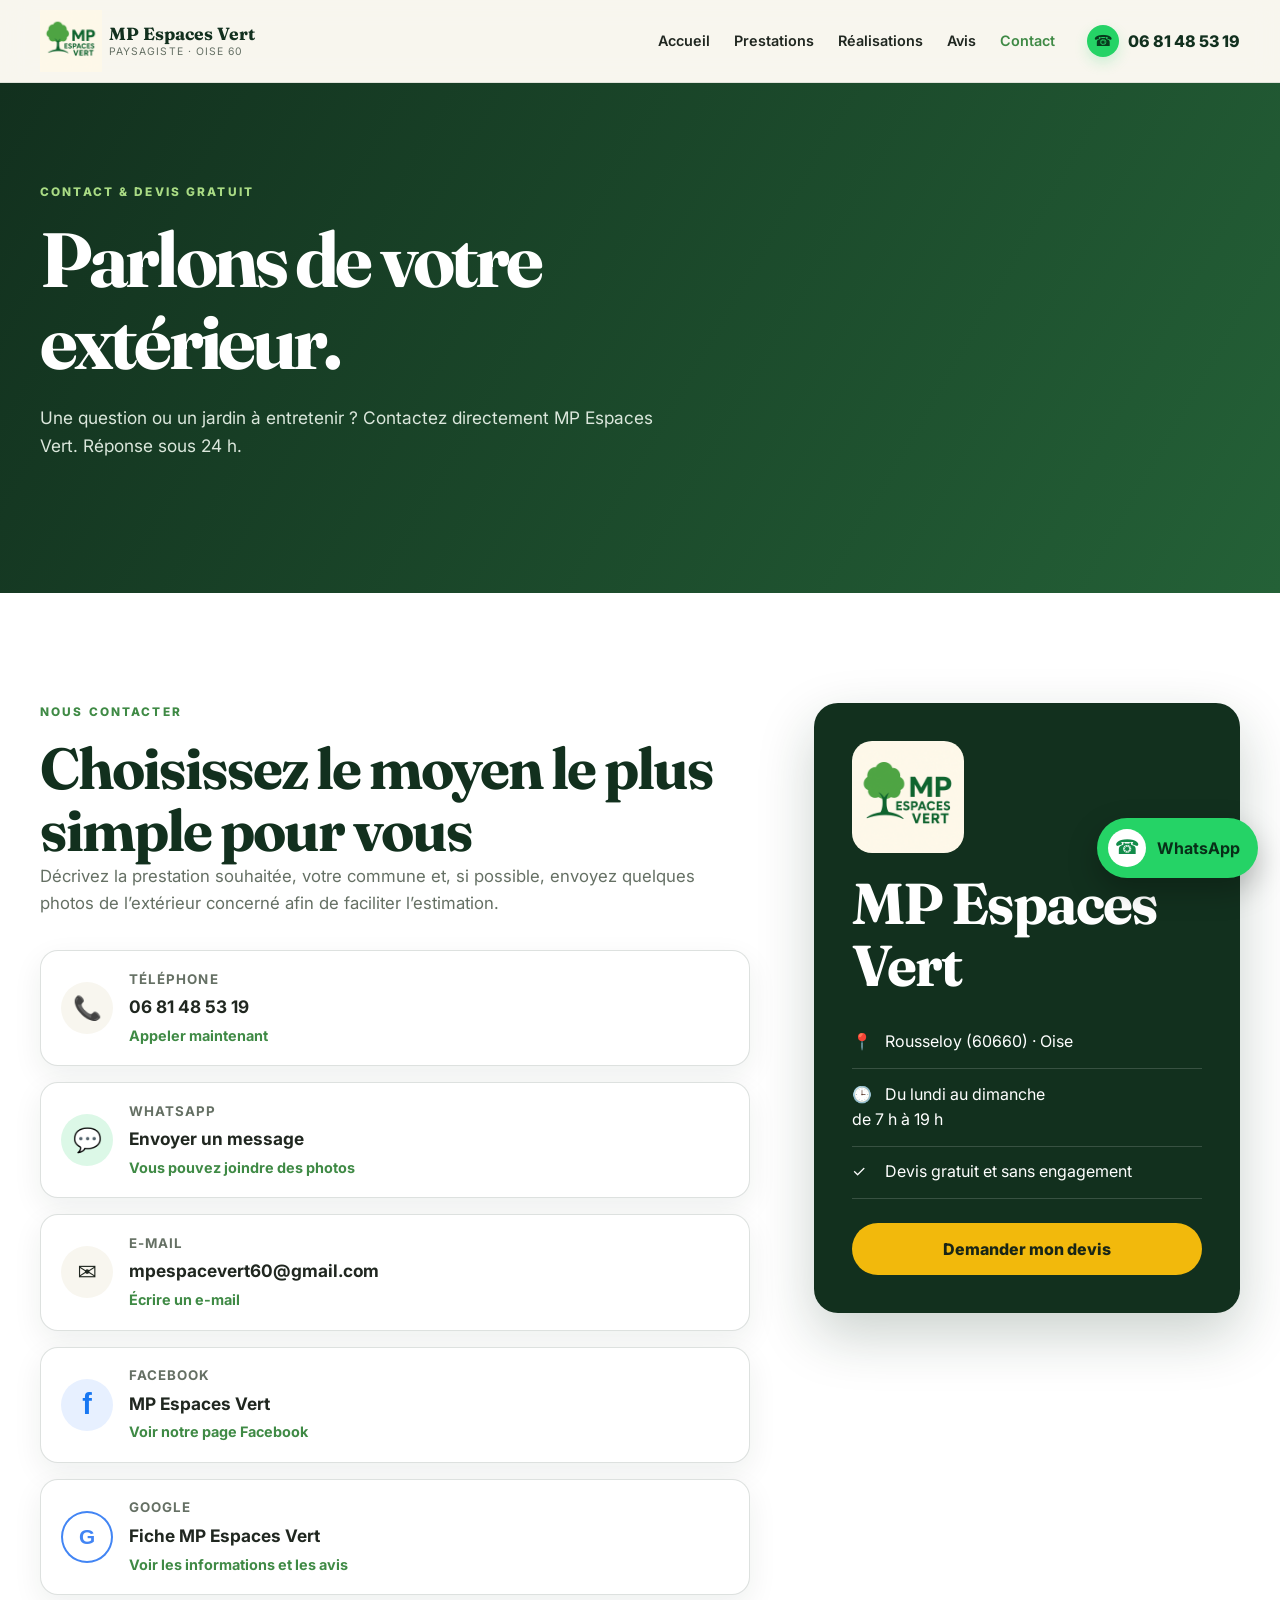
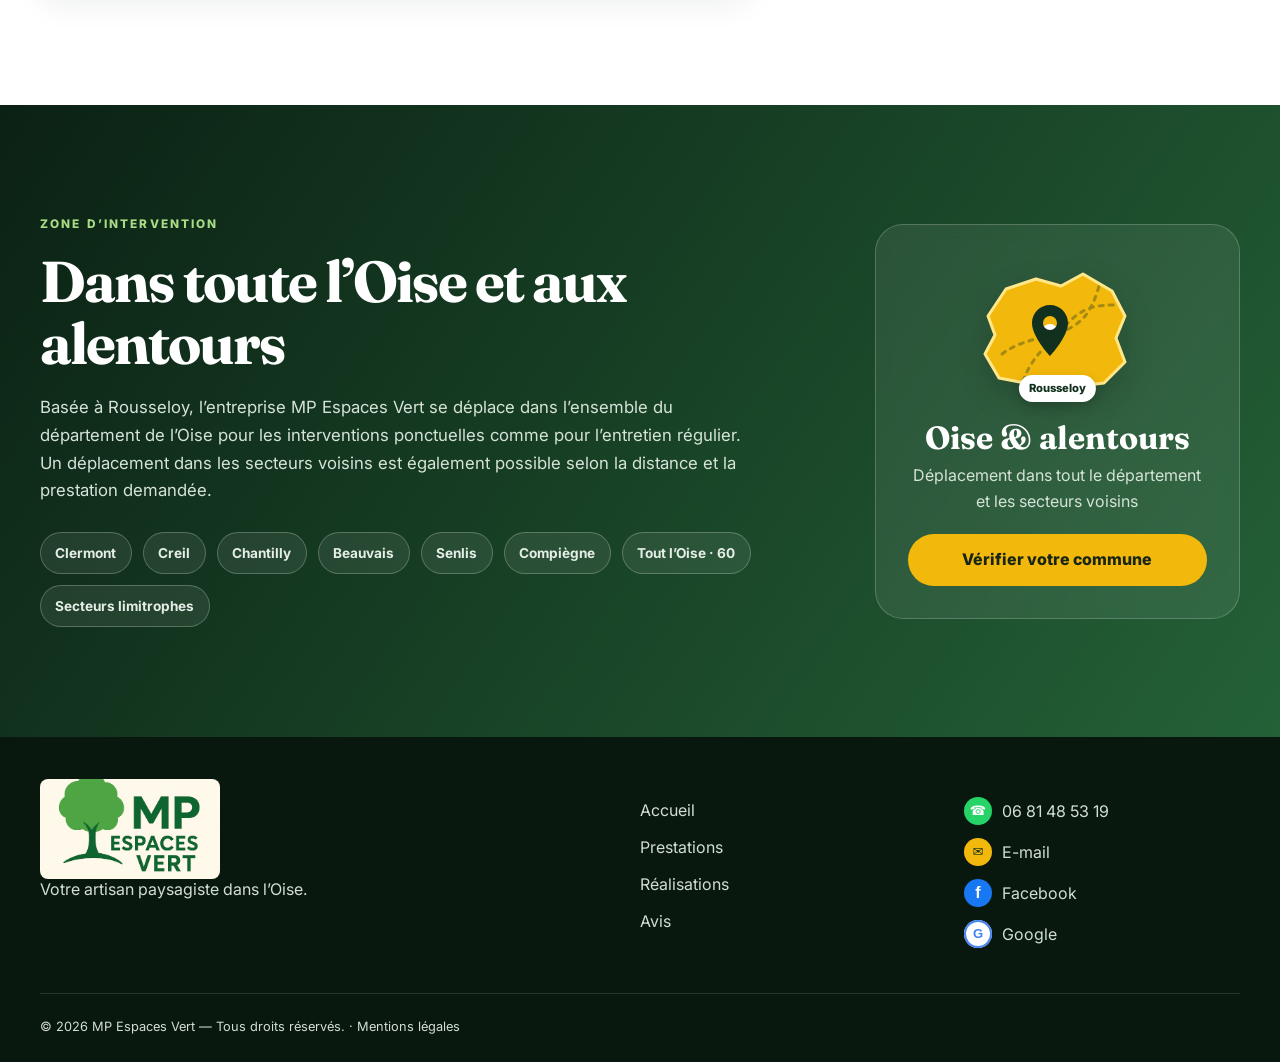
<file: contact.html>
<!doctype html>
<html lang="fr">
<head>
  <meta charset="utf-8"><meta name="viewport" content="width=device-width, initial-scale=1">
  <title>Contact & devis — MP Espaces Vert | Paysagiste Oise</title>
  <meta name="description" content="Contactez MP Espaces Vert à Rousseloy dans l’Oise pour demander gratuitement un devis d’entretien de jardin.">
  <meta name="theme-color" content="#12301e"><link rel="canonical" href="https://mp-espaces-vert.github.io/MP-ESPACES-VERT-60/contact.html">
  <link rel="stylesheet" href="style.css"><link rel="icon" type="image/png" href="assets/logo-mp-espaces-vert.png">
</head>
<body>
  <a class="skip" href="#contenu">Aller au contenu</a>
  <header class="header"><div class="container nav">
    <a class="brand" href="index.html" aria-label="MP Espaces Vert, retour en haut de l’accueil"><img src="assets/logo-mp-espaces-vert.png" alt="" width="1024" height="1024"><span><strong>MP Espaces Vert</strong><small>Paysagiste · Oise 60</small></span></a>
    <nav id="menu" aria-label="Navigation principale"><a href="index.html">Accueil</a><a href="prestations.html">Prestations</a><a href="index.html#realisations">Réalisations</a><a href="index.html#avis">Avis</a><a href="contact.html" aria-current="page">Contact</a></nav>
    <a class="phone" href="tel:+33681485319"><span aria-hidden="true">☎</span>06 81 48 53 19</a><button class="burger" type="button" aria-label="Ouvrir le menu" aria-expanded="false" aria-controls="menu"><span></span><span></span><span></span></button>
  </div></header>
  <main id="contenu">
    <section class="page-hero contact-hero"><div class="container reveal seen"><p class="kicker light">Contact & devis gratuit</p><h1>Parlons de votre<br>extérieur.</h1><p>Une question ou un jardin à entretenir ? Contactez directement MP Espaces Vert. Réponse sous 24 h.</p></div></section>
    <section class="section white"><div class="container contact-page-grid">
      <div class="contact-page-intro"><p class="kicker">Nous contacter</p><h2>Choisissez le moyen le plus simple pour vous</h2><p>Décrivez la prestation souhaitée, votre commune et, si possible, envoyez quelques photos de l’extérieur concerné afin de faciliter l’estimation.</p>
        <div class="contact-methods">
          <a class="contact-method" href="tel:+33681485319"><span aria-hidden="true">📞</span><div><small>Téléphone</small><strong>06 81 48 53 19</strong><em>Appeler maintenant</em></div></a>
          <a class="contact-method whatsapp-method" href="https://wa.me/33681485319?text=Bonjour%2C%20je%20souhaite%20un%20devis%20gratuit%20pour%20mon%20ext%C3%A9rieur." target="_blank" rel="noopener noreferrer"><span aria-hidden="true">💬</span><div><small>WhatsApp</small><strong>Envoyer un message</strong><em>Vous pouvez joindre des photos</em></div></a>
          <a class="contact-method" href="mailto:mpespacevert60@gmail.com?subject=Demande%20de%20devis"><span aria-hidden="true">✉️</span><div><small>E-mail</small><strong>mpespacevert60@gmail.com</strong><em>Écrire un e-mail</em></div></a>
          <a class="contact-method facebook-method" href="https://www.facebook.com/share/1DxL7m5AGV/?mibextid=wwXIfr" target="_blank" rel="noopener noreferrer"><span aria-hidden="true">f</span><div><small>Facebook</small><strong>MP Espaces Vert</strong><em>Voir notre page Facebook</em></div></a>
          <a class="contact-method google-method" href="https://share.google/jg9X0oXT12cemp2yK" target="_blank" rel="noopener noreferrer"><span aria-hidden="true">G</span><div><small>Google</small><strong>Fiche MP Espaces Vert</strong><em>Voir les informations et les avis</em></div></a>
        </div>
      </div>
      <aside class="contact-info-card"><img src="assets/logo-mp-espaces-vert.png" alt="Logo MP Espaces Vert" width="1024" height="1024"><h2>MP Espaces Vert</h2><p><span aria-hidden="true">📍</span> Rousseloy (60660) · Oise</p><p><span aria-hidden="true">🕒</span> Du lundi au dimanche<br>de 7 h à 19 h</p><p><span aria-hidden="true">✓</span> Devis gratuit et sans engagement</p><a class="btn sun-btn" href="https://wa.me/33681485319?text=Bonjour%2C%20je%20souhaite%20un%20devis%20gratuit%20pour%20mon%20ext%C3%A9rieur." target="_blank" rel="noopener noreferrer">Demander mon devis</a></aside>
    </div></section>
    <section class="section service-area"><div class="container service-area-grid">
      <div><p class="kicker light">Zone d’intervention</p><h2>Dans toute l’Oise et aux alentours</h2><p>Basée à Rousseloy, l’entreprise MP Espaces Vert se déplace dans l’ensemble du département de l’Oise pour les interventions ponctuelles comme pour l’entretien régulier. Un déplacement dans les secteurs voisins est également possible selon la distance et la prestation demandée.</p><div class="area-tags" aria-label="Principaux secteurs desservis"><span>Clermont</span><span>Creil</span><span>Chantilly</span><span>Beauvais</span><span>Senlis</span><span>Compiègne</span><span>Tout l’Oise · 60</span><span>Secteurs limitrophes</span></div></div>
      <aside class="area-badge"><div class="oise-map" aria-hidden="true"><svg viewBox="0 0 180 150" role="img"><path class="map-shape" d="M21 59 39 32 69 22 94 29 116 17 145 34 158 59 149 81 158 105 137 126 105 130 82 141 58 126 32 121 18 97 28 78Z"/><path class="map-road" d="M35 97c26-19 47-12 67-32 15-15 27-17 46-17M56 124c9-24 24-39 52-56 13-8 20-24 24-39"/><circle class="map-point" cx="83" cy="75" r="8"/><path class="map-pin" d="M83 48c-10 0-18 8-18 18 0 14 18 33 18 33s18-19 18-33c0-10-8-18-18-18Zm0 25a7 7 0 1 1 0-14 7 7 0 0 1 0 14Z"/></svg><span>Rousseloy</span></div><strong>Oise & alentours</strong><p>Déplacement dans tout le département et les secteurs voisins</p><a class="btn sun-btn" href="tel:+33681485319">Vérifier votre commune</a></aside>
    </div></section>
  </main>
  <footer><div class="container foot"><div><img class="footer-logo" src="assets/logo-mp-espaces-vert.png" alt="MP Espaces Vert" width="1024" height="1024"><p>Votre artisan paysagiste dans l’Oise.</p></div><div><a href="index.html">Accueil</a><a href="prestations.html">Prestations</a><a href="index.html#realisations">Réalisations</a><a href="index.html#avis">Avis</a></div><div class="footer-contact"><a href="tel:+33681485319"><span class="footer-icon phone-icon" aria-hidden="true">☎</span>06 81 48 53 19</a><a href="mailto:mpespacevert60@gmail.com"><span class="footer-icon mail-icon" aria-hidden="true">✉</span>E-mail</a><a href="https://www.facebook.com/share/1DxL7m5AGV/?mibextid=wwXIfr" target="_blank" rel="noopener noreferrer"><span class="footer-icon facebook-icon" aria-hidden="true">f</span>Facebook</a><a href="https://share.google/jg9X0oXT12cemp2yK" target="_blank" rel="noopener noreferrer"><span class="footer-icon google-icon" aria-hidden="true">G</span>Google</a></div></div><div class="container copyright">© <span id="year"></span> MP Espaces Vert — Tous droits réservés. · <a href="mentions-legales.html">Mentions légales</a></div></footer>
  <a class="whatsapp-float" href="https://wa.me/33681485319?text=Bonjour%2C%20je%20souhaite%20un%20devis%20gratuit." target="_blank" rel="noopener noreferrer" aria-label="Contacter MP Espaces Vert sur WhatsApp"><span aria-hidden="true">☎</span><b>WhatsApp</b></a>
  <script>const burger=document.querySelector('.burger'),menu=document.querySelector('#menu');function closeMenu(){menu.classList.remove('open');burger.setAttribute('aria-expanded','false');document.body.classList.remove('menu-open')}burger.addEventListener('click',()=>{const open=!menu.classList.contains('open');menu.classList.toggle('open',open);burger.setAttribute('aria-expanded',String(open));document.body.classList.toggle('menu-open',open)});menu.querySelectorAll('a').forEach(a=>a.addEventListener('click',closeMenu));document.querySelector('#year').textContent=new Date().getFullYear();</script>
</body></html>
</file>
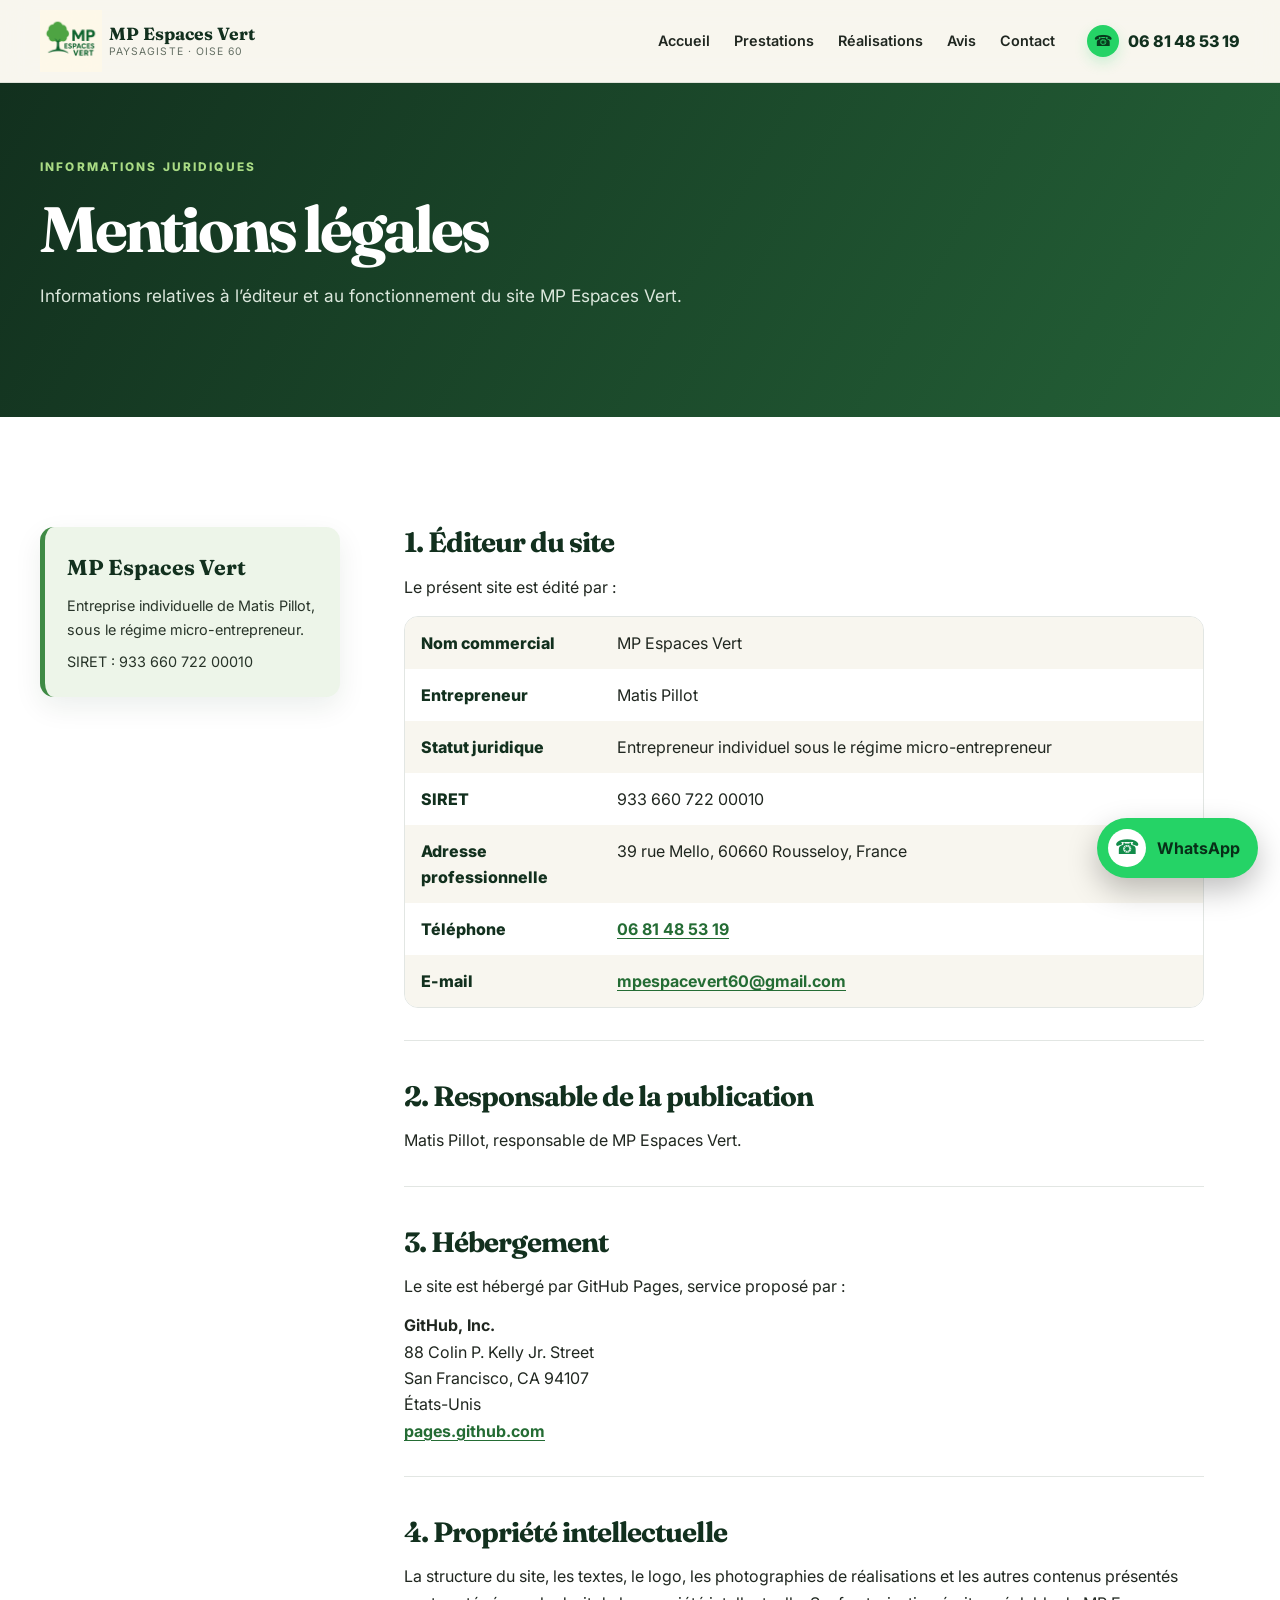
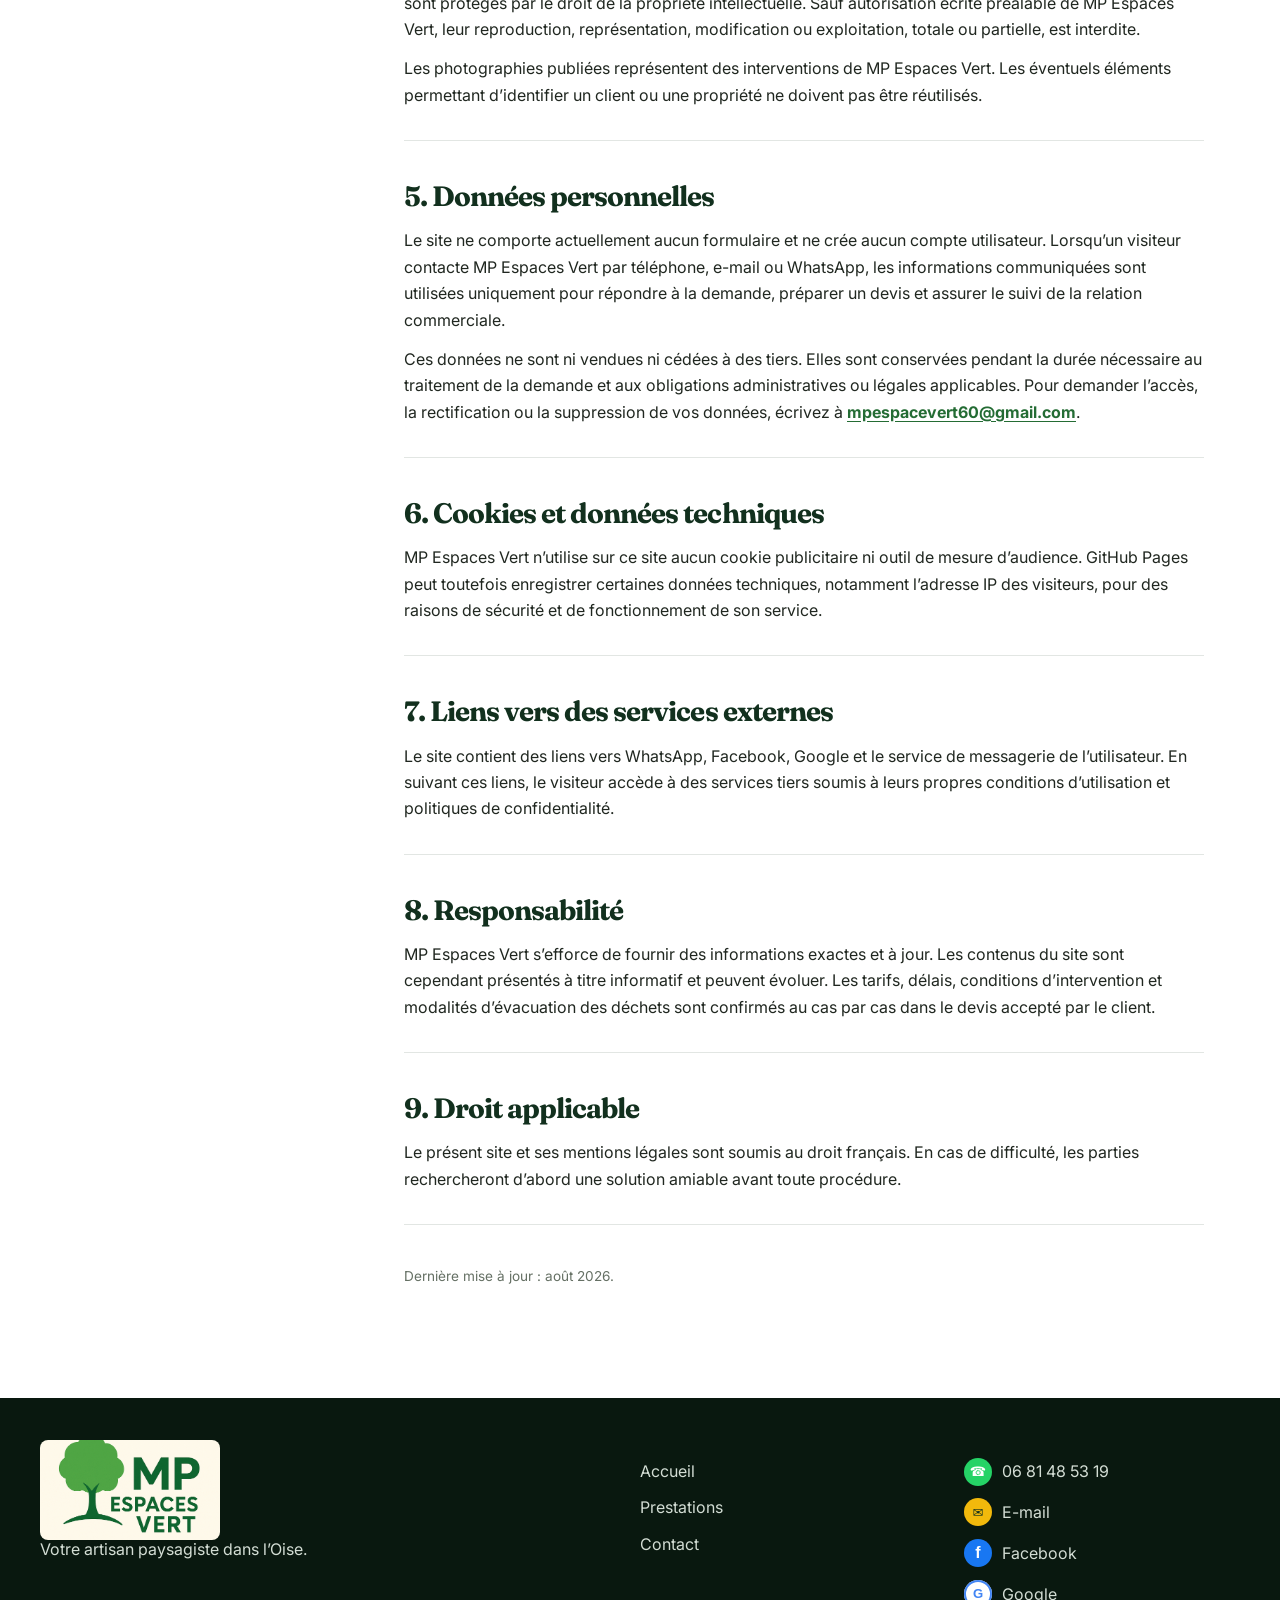
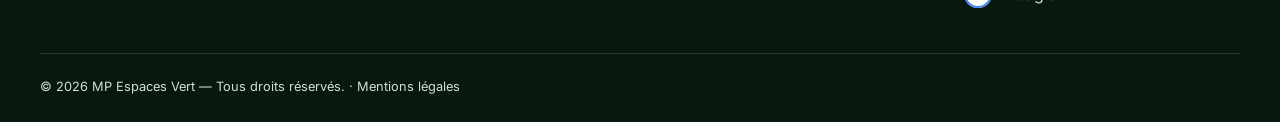
<file: mentions-legales.html>
<!doctype html>
<html lang="fr">
<head>
  <meta charset="utf-8"><meta name="viewport" content="width=device-width, initial-scale=1">
  <title>Mentions légales — MP Espaces Vert</title>
  <meta name="description" content="Mentions légales du site internet de MP Espaces Vert, artisan paysagiste à Rousseloy dans l’Oise.">
  <meta name="theme-color" content="#12301e"><meta name="robots" content="noindex,follow">
  <link rel="canonical" href="https://mp-espaces-vert.github.io/MP-ESPACES-VERT-60/mentions-legales.html">
  <link rel="stylesheet" href="style.css"><link rel="icon" type="image/png" href="assets/logo-mp-espaces-vert.png">
</head>
<body>
  <a class="skip" href="#contenu">Aller au contenu</a>
  <header class="header"><div class="container nav">
    <a class="brand" href="index.html" aria-label="MP Espaces Vert, retour en haut de l’accueil"><img src="assets/logo-mp-espaces-vert.png" alt="" width="1024" height="1024"><span><strong>MP Espaces Vert</strong><small>Paysagiste · Oise 60</small></span></a>
    <nav id="menu" aria-label="Navigation principale"><a href="index.html">Accueil</a><a href="prestations.html">Prestations</a><a href="index.html#realisations">Réalisations</a><a href="index.html#avis">Avis</a><a href="contact.html">Contact</a></nav>
    <a class="phone" href="tel:+33681485319"><span aria-hidden="true">☎</span>06 81 48 53 19</a><button class="burger" type="button" aria-label="Ouvrir le menu" aria-expanded="false" aria-controls="menu"><span></span><span></span><span></span></button>
  </div></header>
  <main id="contenu">
    <section class="page-hero legal-hero"><div class="container"><p class="kicker light">Informations juridiques</p><h1>Mentions légales</h1><p>Informations relatives à l’éditeur et au fonctionnement du site MP Espaces Vert.</p></div></section>
    <section class="section white"><div class="container legal-layout">
      <aside class="legal-warning legal-complete"><strong>MP Espaces Vert</strong><p>Entreprise individuelle de Matis Pillot, sous le régime micro-entrepreneur.</p><p>SIRET : 933 660 722 00010</p></aside>
      <div class="legal-content">
        <article><h2>1. Éditeur du site</h2><p>Le présent site est édité par :</p><dl><div><dt>Nom commercial</dt><dd>MP Espaces Vert</dd></div><div><dt>Entrepreneur</dt><dd>Matis Pillot</dd></div><div><dt>Statut juridique</dt><dd>Entrepreneur individuel sous le régime micro-entrepreneur</dd></div><div><dt>SIRET</dt><dd>933 660 722 00010</dd></div><div><dt>Adresse professionnelle</dt><dd>39 rue Mello, 60660 Rousseloy, France</dd></div><div><dt>Téléphone</dt><dd><a href="tel:+33681485319">06 81 48 53 19</a></dd></div><div><dt>E-mail</dt><dd><a href="mailto:mpespacevert60@gmail.com">mpespacevert60@gmail.com</a></dd></div></dl></article>
        <article><h2>2. Responsable de la publication</h2><p>Matis Pillot, responsable de MP Espaces Vert.</p></article>
        <article><h2>3. Hébergement</h2><p>Le site est hébergé par GitHub Pages, service proposé par :</p><p><strong>GitHub, Inc.</strong><br>88 Colin P. Kelly Jr. Street<br>San Francisco, CA 94107<br>États-Unis<br><a href="https://pages.github.com/" target="_blank" rel="noopener noreferrer">pages.github.com</a></p></article>
        <article><h2>4. Propriété intellectuelle</h2><p>La structure du site, les textes, le logo, les photographies de réalisations et les autres contenus présentés sont protégés par le droit de la propriété intellectuelle. Sauf autorisation écrite préalable de MP Espaces Vert, leur reproduction, représentation, modification ou exploitation, totale ou partielle, est interdite.</p><p>Les photographies publiées représentent des interventions de MP Espaces Vert. Les éventuels éléments permettant d’identifier un client ou une propriété ne doivent pas être réutilisés.</p></article>
        <article><h2>5. Données personnelles</h2><p>Le site ne comporte actuellement aucun formulaire et ne crée aucun compte utilisateur. Lorsqu’un visiteur contacte MP Espaces Vert par téléphone, e-mail ou WhatsApp, les informations communiquées sont utilisées uniquement pour répondre à la demande, préparer un devis et assurer le suivi de la relation commerciale.</p><p>Ces données ne sont ni vendues ni cédées à des tiers. Elles sont conservées pendant la durée nécessaire au traitement de la demande et aux obligations administratives ou légales applicables. Pour demander l’accès, la rectification ou la suppression de vos données, écrivez à <a href="mailto:mpespacevert60@gmail.com">mpespacevert60@gmail.com</a>.</p></article>
        <article><h2>6. Cookies et données techniques</h2><p>MP Espaces Vert n’utilise sur ce site aucun cookie publicitaire ni outil de mesure d’audience. GitHub Pages peut toutefois enregistrer certaines données techniques, notamment l’adresse IP des visiteurs, pour des raisons de sécurité et de fonctionnement de son service.</p></article>
        <article><h2>7. Liens vers des services externes</h2><p>Le site contient des liens vers WhatsApp, Facebook, Google et le service de messagerie de l’utilisateur. En suivant ces liens, le visiteur accède à des services tiers soumis à leurs propres conditions d’utilisation et politiques de confidentialité.</p></article>
        <article><h2>8. Responsabilité</h2><p>MP Espaces Vert s’efforce de fournir des informations exactes et à jour. Les contenus du site sont cependant présentés à titre informatif et peuvent évoluer. Les tarifs, délais, conditions d’intervention et modalités d’évacuation des déchets sont confirmés au cas par cas dans le devis accepté par le client.</p></article>
        <article><h2>9. Droit applicable</h2><p>Le présent site et ses mentions légales sont soumis au droit français. En cas de difficulté, les parties rechercheront d’abord une solution amiable avant toute procédure.</p></article>
        <p class="legal-update">Dernière mise à jour : août 2026.</p>
      </div>
    </div></section>
  </main>
  <footer><div class="container foot"><div><img class="footer-logo" src="assets/logo-mp-espaces-vert.png" alt="MP Espaces Vert" width="1024" height="1024"><p>Votre artisan paysagiste dans l’Oise.</p></div><div><a href="index.html">Accueil</a><a href="prestations.html">Prestations</a><a href="contact.html">Contact</a></div><div class="footer-contact"><a href="tel:+33681485319"><span class="footer-icon phone-icon" aria-hidden="true">☎</span>06 81 48 53 19</a><a href="mailto:mpespacevert60@gmail.com"><span class="footer-icon mail-icon" aria-hidden="true">✉</span>E-mail</a><a href="https://www.facebook.com/share/1DxL7m5AGV/?mibextid=wwXIfr" target="_blank" rel="noopener noreferrer"><span class="footer-icon facebook-icon" aria-hidden="true">f</span>Facebook</a><a href="https://share.google/jg9X0oXT12cemp2yK" target="_blank" rel="noopener noreferrer"><span class="footer-icon google-icon" aria-hidden="true">G</span>Google</a></div></div><div class="container copyright">© <span id="year"></span> MP Espaces Vert — Tous droits réservés. · <a href="mentions-legales.html" aria-current="page">Mentions légales</a></div></footer>
  <a class="whatsapp-float" href="https://wa.me/33681485319?text=Bonjour%2C%20je%20souhaite%20un%20devis%20gratuit." target="_blank" rel="noopener noreferrer" aria-label="Contacter MP Espaces Vert sur WhatsApp"><span aria-hidden="true">☎</span><b>WhatsApp</b></a>
  <script>const burger=document.querySelector('.burger'),menu=document.querySelector('#menu');function closeMenu(){menu.classList.remove('open');burger.setAttribute('aria-expanded','false');document.body.classList.remove('menu-open')}burger.addEventListener('click',()=>{const open=!menu.classList.contains('open');menu.classList.toggle('open',open);burger.setAttribute('aria-expanded',String(open));document.body.classList.toggle('menu-open',open)});menu.querySelectorAll('a').forEach(a=>a.addEventListener('click',closeMenu));document.querySelector('#year').textContent=new Date().getFullYear();</script>
</body></html>
</file>
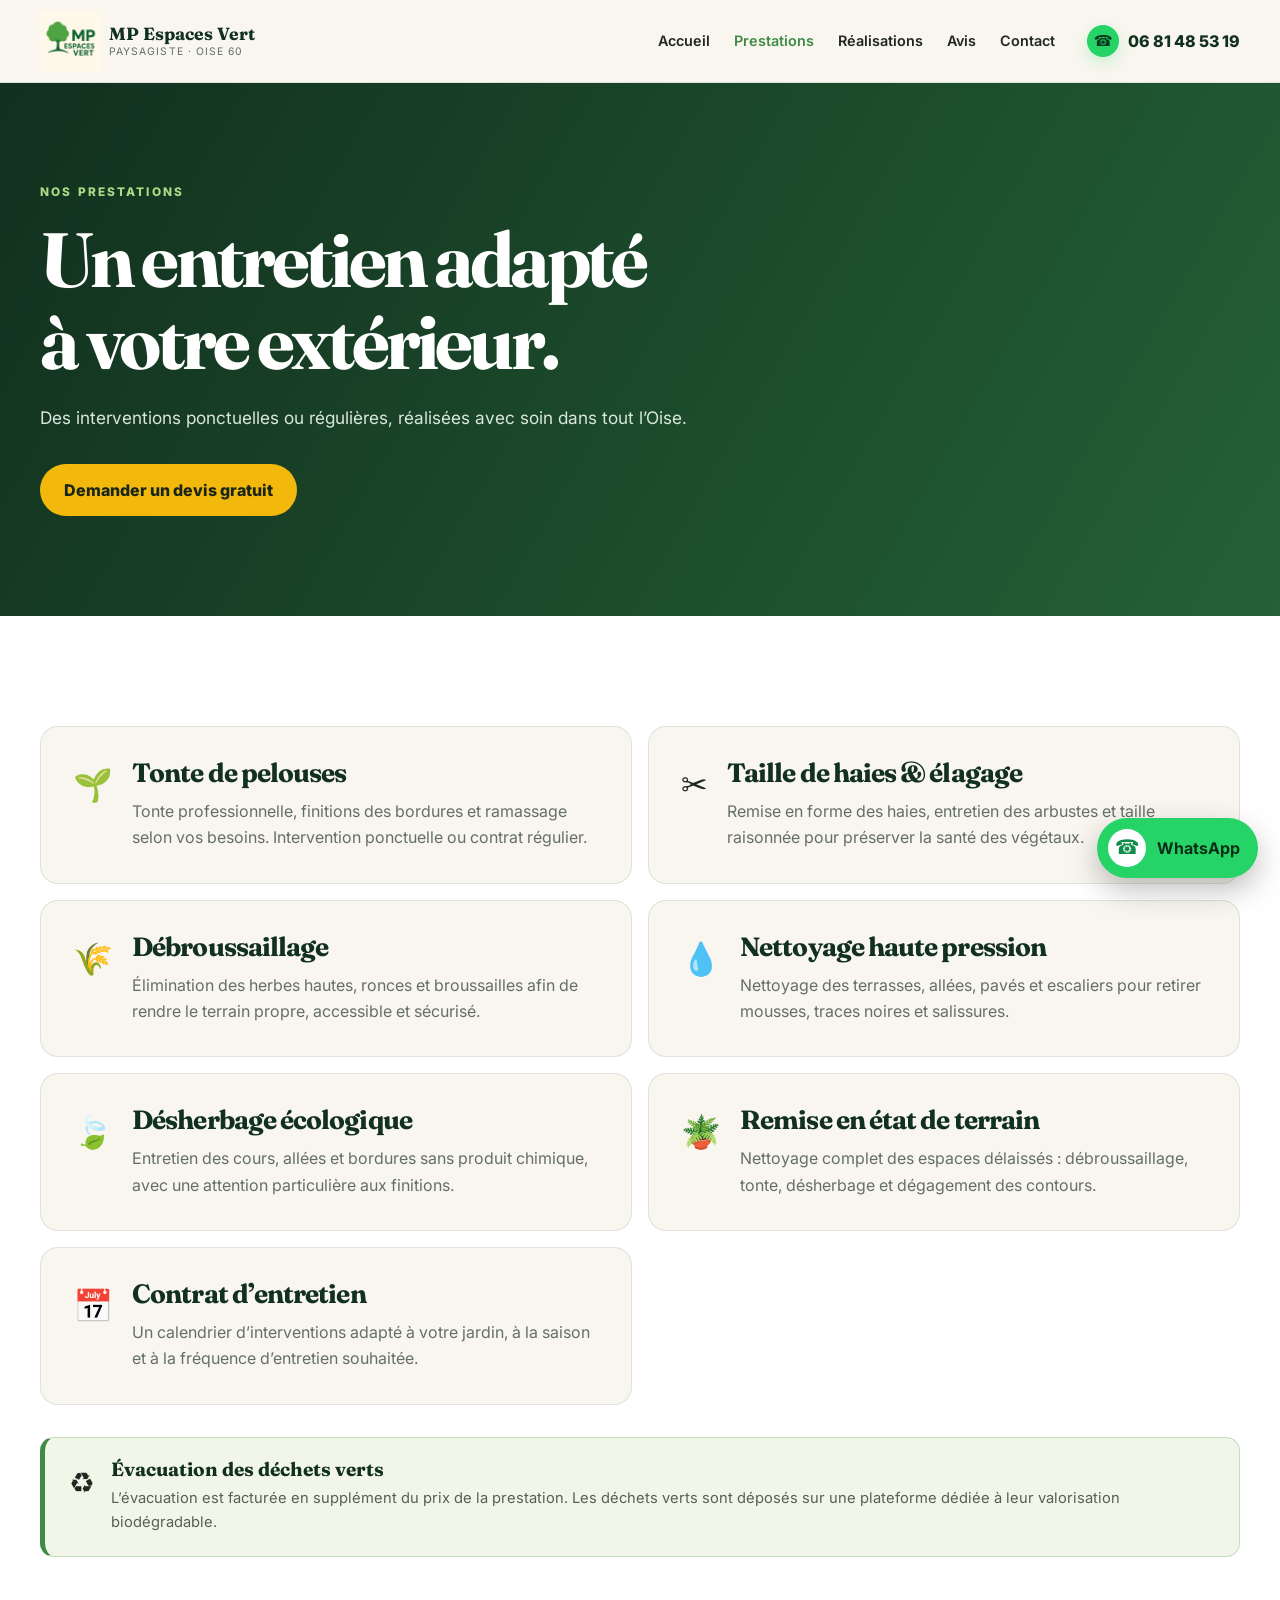
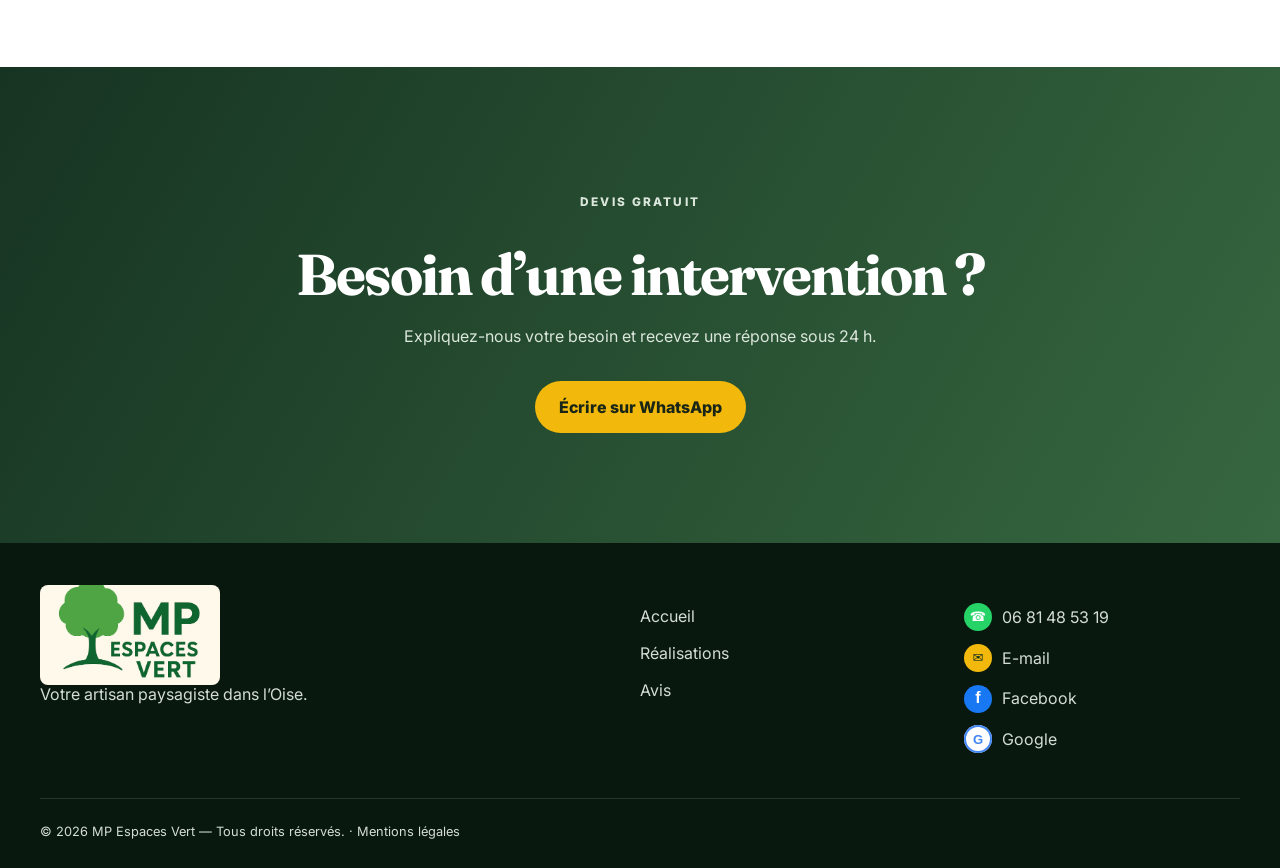
<file: prestations.html>
<!doctype html>
<html lang="fr">
<head>
  <meta charset="utf-8"><meta name="viewport" content="width=device-width, initial-scale=1">
  <title>Prestations — MP Espaces Vert | Paysagiste Oise</title>
  <meta name="description" content="Découvrez les prestations de MP Espaces Vert dans l’Oise : tonte, taille de haies, élagage, débroussaillage, désherbage et nettoyage haute pression.">
  <meta name="theme-color" content="#12301e"><link rel="canonical" href="https://mp-espaces-vert.github.io/MP-ESPACES-VERT-60/prestations.html">
  <link rel="stylesheet" href="style.css"><link rel="icon" type="image/png" href="assets/logo-mp-espaces-vert.png">
</head>
<body>
  <a class="skip" href="#contenu">Aller au contenu</a>
  <header class="header"><div class="container nav">
    <a class="brand" href="index.html" aria-label="MP Espaces Vert, retour en haut de l’accueil"><img src="assets/logo-mp-espaces-vert.png" alt="" width="1024" height="1024"><span><strong>MP Espaces Vert</strong><small>Paysagiste · Oise 60</small></span></a>
    <nav id="menu" aria-label="Navigation principale"><a href="index.html">Accueil</a><a href="prestations.html" aria-current="page">Prestations</a><a href="index.html#realisations">Réalisations</a><a href="index.html#avis">Avis</a><a href="contact.html">Contact</a></nav>
    <a class="phone" href="tel:+33681485319"><span aria-hidden="true">☎</span>06 81 48 53 19</a><button class="burger" type="button" aria-label="Ouvrir le menu" aria-expanded="false" aria-controls="menu"><span></span><span></span><span></span></button>
  </div></header>
  <main id="contenu">
    <section class="page-hero"><div class="container reveal seen"><p class="kicker light">Nos prestations</p><h1>Un entretien adapté<br>à votre extérieur.</h1><p>Des interventions ponctuelles ou régulières, réalisées avec soin dans tout l’Oise.</p><a class="btn sun-btn" href="contact.html">Demander un devis gratuit</a></div></section>
    <section class="section white"><div class="container"><div class="service-detail-grid">
      <article id="tonte" class="service-detail"><span>🌱</span><div><h2>Tonte de pelouses</h2><p>Tonte professionnelle, finitions des bordures et ramassage selon vos besoins. Intervention ponctuelle ou contrat régulier.</p></div></article>
      <article id="elagage" class="service-detail"><span>✂️</span><div><h2>Taille de haies & élagage</h2><p>Remise en forme des haies, entretien des arbustes et taille raisonnée pour préserver la santé des végétaux.</p></div></article>
      <article id="debroussaillage" class="service-detail"><span>🌾</span><div><h2>Débroussaillage</h2><p>Élimination des herbes hautes, ronces et broussailles afin de rendre le terrain propre, accessible et sécurisé.</p></div></article>
      <article id="nettoyage" class="service-detail"><span>💧</span><div><h2>Nettoyage haute pression</h2><p>Nettoyage des terrasses, allées, pavés et escaliers pour retirer mousses, traces noires et salissures.</p></div></article>
      <article id="desherbage" class="service-detail"><span>🍃</span><div><h2>Désherbage écologique</h2><p>Entretien des cours, allées et bordures sans produit chimique, avec une attention particulière aux finitions.</p></div></article>
      <article id="terrain" class="service-detail"><span>🪴</span><div><h2>Remise en état de terrain</h2><p>Nettoyage complet des espaces délaissés : débroussaillage, tonte, désherbage et dégagement des contours.</p></div></article>
      <article id="contrats" class="service-detail"><span>📅</span><div><h2>Contrat d’entretien</h2><p>Un calendrier d’interventions adapté à votre jardin, à la saison et à la fréquence d’entretien souhaitée.</p></div></article>
    </div><aside class="waste-notice"><span aria-hidden="true">♻️</span><div><h3>Évacuation des déchets verts</h3><p>L’évacuation est facturée en supplément du prix de la prestation. Les déchets verts sont déposés sur une plateforme dédiée à leur valorisation biodégradable.</p></div></aside></div></section>
    <section class="cta"><div class="container"><p class="kicker light">Devis gratuit</p><h2>Besoin d’une intervention ?</h2><p>Expliquez-nous votre besoin et recevez une réponse sous 24 h.</p><a class="btn sun-btn" href="https://wa.me/33681485319?text=Bonjour%2C%20je%20souhaite%20un%20devis%20gratuit." target="_blank" rel="noopener noreferrer">Écrire sur WhatsApp</a></div></section>
  </main>
  <footer><div class="container foot"><div><img class="footer-logo" src="assets/logo-mp-espaces-vert.png" alt="MP Espaces Vert" width="1024" height="1024"><p>Votre artisan paysagiste dans l’Oise.</p></div><div><a href="index.html">Accueil</a><a href="index.html#realisations">Réalisations</a><a href="index.html#avis">Avis</a></div><div class="footer-contact"><a href="tel:+33681485319"><span class="footer-icon phone-icon" aria-hidden="true">☎</span>06 81 48 53 19</a><a href="mailto:mpespacevert60@gmail.com"><span class="footer-icon mail-icon" aria-hidden="true">✉</span>E-mail</a><a href="https://www.facebook.com/share/1DxL7m5AGV/?mibextid=wwXIfr" target="_blank" rel="noopener noreferrer"><span class="footer-icon facebook-icon" aria-hidden="true">f</span>Facebook</a><a href="https://share.google/jg9X0oXT12cemp2yK" target="_blank" rel="noopener noreferrer"><span class="footer-icon google-icon" aria-hidden="true">G</span>Google</a></div></div><div class="container copyright">© <span id="year"></span> MP Espaces Vert — Tous droits réservés. · <a href="mentions-legales.html">Mentions légales</a></div></footer>
  <a class="whatsapp-float" href="https://wa.me/33681485319?text=Bonjour%2C%20je%20souhaite%20un%20devis%20gratuit." target="_blank" rel="noopener noreferrer" aria-label="Contacter MP Espaces Vert sur WhatsApp"><span aria-hidden="true">☎</span><b>WhatsApp</b></a>
  <script>const burger=document.querySelector('.burger'),menu=document.querySelector('#menu');function closeMenu(){menu.classList.remove('open');burger.setAttribute('aria-expanded','false');document.body.classList.remove('menu-open')}burger.addEventListener('click',()=>{const open=!menu.classList.contains('open');menu.classList.toggle('open',open);burger.setAttribute('aria-expanded',String(open));document.body.classList.toggle('menu-open',open)});menu.querySelectorAll('a').forEach(a=>a.addEventListener('click',closeMenu));document.querySelector('#year').textContent=new Date().getFullYear();</script>
</body></html>
</file>
<file: style.css>
@import url('https://fonts.googleapis.com/css2?family=Fraunces:wght@500;600;700&family=Inter:wght@400;500;600;700;800&display=swap');
*,*::before,*::after{box-sizing:border-box}*{margin:0}html{scroll-behavior:smooth;scroll-padding-top:88px}body{font-family:Inter,system-ui,sans-serif;color:#202720;background:#f8f6ef;line-height:1.65;overflow-x:hidden}a{color:inherit;text-decoration:none}button{font:inherit}h1,h2,h3{font-family:Fraunces,Georgia,serif;line-height:1.08;color:#12301e}h1{font-size:clamp(3rem,7vw,6.2rem);letter-spacing:-.05em}h2{font-size:clamp(2.2rem,4.5vw,4rem);letter-spacing:-.035em}h3{font-size:1.35rem}.container{width:min(1200px,calc(100% - 44px));margin:auto}.skip{position:fixed;z-index:1000;left:1rem;top:-5rem;background:#f2b90c;padding:.7rem 1rem;border-radius:.5rem}.skip:focus{top:1rem}:focus-visible{outline:3px solid #f2b90c;outline-offset:4px}.header{position:sticky;top:0;z-index:100;background:rgba(248,246,239,.94);backdrop-filter:blur(14px);border-bottom:1px solid rgba(18,48,30,.1)}.nav{height:82px;display:flex;align-items:center;gap:2rem}.brand{display:grid;grid-template-columns:auto auto;column-gap:.65rem;line-height:1.1;margin-right:auto}.brand>span{grid-row:1/3;font-size:2rem}.brand strong{font-family:Fraunces,serif;color:#12301e;font-size:1.15rem}.brand small{font-size:.69rem;text-transform:uppercase;letter-spacing:.12em;color:#657064}.nav nav{display:flex;gap:1.5rem;font-weight:600;font-size:.9rem}.nav nav a:hover{color:#3f8a45}.phone{font-weight:800;color:#12301e}.burger{display:none;width:44px;height:44px;border:0;background:#12301e;border-radius:50%;padding:12px}.burger span{display:block;height:2px;background:white;margin:4px}.hero{min-height:720px;padding:90px 0;background:radial-gradient(circle at 80% 15%,#e5e8c7 0,transparent 30%),linear-gradient(145deg,#f8f6ef,#eee7d5)}.hero-grid{display:grid;grid-template-columns:1.1fr .9fr;gap:6vw;align-items:center}.kicker{text-transform:uppercase;letter-spacing:.18em;font-weight:800;color:#3f8a45;font-size:.74rem;margin-bottom:1rem}.light{color:#a9db84}.hero h1 em{color:#3f8a45;font-weight:500}.lead{font-size:1.15rem;max-width:620px;color:#566055;margin:1.7rem 0}.actions{display:flex;flex-wrap:wrap;gap:.8rem}.btn{display:inline-flex;justify-content:center;align-items:center;min-height:52px;padding:.8rem 1.5rem;border-radius:999px;font-weight:800;transition:.25s}.btn:hover{transform:translateY(-3px)}.primary{background:#12301e;color:white;box-shadow:0 14px 30px rgba(18,48,30,.2)}.ghost{border:1px solid rgba(18,48,30,.25)}.checks{display:flex;flex-wrap:wrap;gap:1.25rem;list-style:none;padding:0;margin-top:2rem;font-size:.82rem;font-weight:700;color:#506050}.hero-art{height:520px;border-radius:48% 48% 24px 24px;position:relative;overflow:hidden;background:linear-gradient(#bad9c3 0 57%,#79aa52 58%);box-shadow:0 45px 80px -35px #12301e}.hero-art .sun{position:absolute;width:110px;height:110px;border-radius:50%;background:#f2b90c;right:15%;top:12%}.hero-art .tree{position:absolute;z-index:2;left:15%;bottom:14%;font-size:12rem;filter:drop-shadow(0 14px 8px rgba(18,48,30,.18))}.hero-art .lawn{position:absolute;inset:auto 0 0;height:30%;background:repeating-linear-gradient(110deg,#3f8a45 0 45px,#4d9b4d 46px 90px)}.hero-art>span{position:absolute;z-index:3;right:8%;bottom:8%;background:#f8f6ef;padding:1rem 1.2rem;border-radius:12px;font-weight:800;color:#12301e}.section{padding:110px 0}.white{background:white}.section-head{max-width:720px;margin-bottom:3rem}.section-head>p:last-child{color:#667065;margin-top:1rem}.cards{display:grid;grid-template-columns:repeat(4,1fr);gap:1rem}.card{padding:2rem 1.6rem;border:1px solid rgba(18,48,30,.1);border-radius:18px;background:#fff;box-shadow:0 10px 35px rgba(18,48,30,.06);transition:.3s}.card:hover{transform:translateY(-7px);box-shadow:0 22px 50px rgba(18,48,30,.13)}.card i{display:grid;place-items:center;width:54px;height:54px;border-radius:14px;background:#edf3df;font-style:normal;font-size:1.6rem;margin-bottom:1.4rem}.card p,.why p{color:#657064;font-size:.92rem;margin-top:.7rem}.cta{padding:110px 0;background:linear-gradient(120deg,rgba(18,48,30,.98),rgba(38,91,49,.92));color:white;text-align:center}.cta .container{max-width:820px}.cta h2,.contact h2{color:white}.cta p{margin:1rem auto 2rem;color:#dbe7dc}.sun-btn{background:#f2b90c;color:#192516}.stats{background:#0b2114;color:white;padding:48px 0}.stat-grid{display:grid;grid-template-columns:repeat(3,1fr);text-align:center}.stat-grid strong{display:block;font-family:Fraunces,serif;color:#f2b90c;font-size:2.7rem}.stat-grid span{font-size:.82rem;text-transform:uppercase;letter-spacing:.1em}.why{display:grid;grid-template-columns:repeat(4,1fr);gap:1rem}.why article{padding:2rem;border-top:3px solid #f2b90c;background:#fff;border-radius:0 0 16px 16px}.why b{font-size:1.6rem}.why h3{margin-top:1rem}.reviews{display:grid;grid-template-columns:1fr 1fr;gap:1.2rem}.reviews blockquote{background:#f8f6ef;padding:2.2rem;border-radius:18px}.stars{color:#e4aa00;letter-spacing:.15em;font-size:1.25rem}.reviews p{font-family:Fraunces,serif;font-size:1.25rem;margin:1rem 0}.reviews cite{font-style:normal;font-weight:700;color:#566055}.center{text-align:center;margin-top:2rem}.text-link{color:#246c34;font-weight:800}.contact{background:#12301e;color:#e8eee9}.contact-grid{display:grid;grid-template-columns:1fr 1fr;gap:8vw;align-items:center}.contact-grid>div:first-child>p:last-child{margin-top:1rem}.contact-card{background:white;color:#12301e;padding:2rem;border-radius:20px;display:grid;gap:1rem}.contact-card>a:not(.btn),.contact-card>p{display:flex;gap:.7rem;align-items:center;overflow-wrap:anywhere}footer{background:#09180f;color:#d3ddd4;padding:60px 0 25px}.foot{display:grid;grid-template-columns:2fr 1fr 1fr;gap:3rem}.foot>div{display:grid;align-content:start;gap:.65rem}.foot strong{font-family:Fraunces,serif;font-size:1.3rem;color:white}.foot a:hover{color:#f2b90c}.copyright{border-top:1px solid rgba(255,255,255,.12);padding-top:22px;margin-top:45px;font-size:.8rem}.reveal{opacity:0;transform:translateY(22px);transition:opacity .7s ease,transform .7s cubic-bezier(.22,1,.36,1)}.reveal.seen{opacity:1;transform:none}
@media(max-width:950px){.phone{display:none}.nav nav{position:fixed;inset:82px 0 auto;background:#f8f6ef;padding:1.5rem 22px 2rem;display:grid;gap:0;transform:translateY(-130%);opacity:0;transition:.3s;box-shadow:0 20px 30px rgba(18,48,30,.14)}.nav nav.open{transform:none;opacity:1}.nav nav a{padding:1rem 0;border-bottom:1px solid rgba(18,48,30,.1);font-size:1.05rem}.burger{display:block}.hero{padding:65px 0}.hero-grid{grid-template-columns:1fr}.hero-art{height:380px}.cards{grid-template-columns:repeat(2,1fr)}.why{grid-template-columns:repeat(2,1fr)}.contact-grid{grid-template-columns:1fr}.menu-open{overflow:hidden}}
@media(max-width:600px){.container{width:min(100% - 30px,1200px)}.nav{height:72px}.nav nav{inset:72px 0 auto}.brand small{display:none}.hero{min-height:auto;padding:55px 0}.hero-art{height:300px}.hero-art .tree{font-size:8rem}.hero-art>span{font-size:.78rem}.section{padding:75px 0}.cards,.why,.reviews{grid-template-columns:1fr}.stat-grid{gap:.6rem}.stat-grid strong{font-size:2rem}.stat-grid span{font-size:.64rem}.foot{grid-template-columns:1fr}.actions .btn{width:100%}.checks{display:grid;gap:.55rem}}@media(prefers-reduced-motion:reduce){html{scroll-behavior:auto}*,*::before,*::after{animation:none!important;transition:none!important}.reveal{opacity:1;transform:none}}
.whatsapp-float{position:fixed;z-index:200;right:22px;bottom:22px;display:flex;align-items:center;gap:.65rem;min-height:58px;padding:.7rem 1.15rem .7rem .72rem;border-radius:999px;background:#25d366;color:#082f18;font-weight:800;box-shadow:0 12px 30px rgba(0,0,0,.25);transition:transform .25s ease,box-shadow .25s ease}.whatsapp-float span{display:grid;place-items:center;width:38px;height:38px;border-radius:50%;background:white;color:#128c4a;font-size:1.25rem}.whatsapp-float:hover{transform:translateY(-4px) scale(1.02);box-shadow:0 18px 38px rgba(0,0,0,.3)}@media(max-width:600px){.whatsapp-float{right:14px;bottom:14px;min-width:58px;width:58px;height:58px;padding:10px}.whatsapp-float span{width:38px;height:38px}.whatsapp-float b{position:absolute;width:1px;height:1px;overflow:hidden;clip:rect(0 0 0 0);white-space:nowrap}}
.waste-notice{display:flex;align-items:flex-start;gap:1rem;margin-top:2rem;padding:1.35rem 1.5rem;border:1px solid rgba(63,138,69,.24);border-left:5px solid #3f8a45;border-radius:14px;background:#f1f6e9}.waste-notice>span{font-size:1.8rem}.waste-notice h3{font-size:1.2rem}.waste-notice p{margin-top:.35rem;color:#566055;font-size:.92rem}@media(max-width:600px){.waste-notice{padding:1.15rem;gap:.7rem}.waste-notice>span{font-size:1.45rem}}
.google-rating{display:flex;align-items:center;justify-content:center;gap:1.4rem;max-width:560px;margin:auto;padding:2rem;border:1px solid rgba(18,48,30,.1);border-radius:18px;background:#f8f6ef;box-shadow:0 12px 35px rgba(18,48,30,.08)}.google-g{display:grid;place-items:center;width:66px;height:66px;border-radius:50%;background:white;color:#4285f4;font:800 2.2rem Inter,sans-serif;box-shadow:0 5px 18px rgba(0,0,0,.1)}.google-rating strong{display:block;font-family:Fraunces,serif;font-size:1.5rem;color:#12301e}.google-rating p{color:#657064;font-size:.9rem}@media(max-width:600px){.google-rating{justify-content:flex-start;padding:1.3rem;gap:1rem}.google-g{width:54px;height:54px;flex:0 0 54px;font-size:1.8rem}}
.review-grid{display:flex;gap:1rem;margin-top:2.2rem;padding:.3rem .15rem 1rem;overflow-x:auto;scroll-snap-type:x mandatory;scrollbar-width:thin;scrollbar-color:#3f8a45 #e8ecdf}.review-card{display:flex;flex:0 0 calc(50% - .5rem);flex-direction:column;min-height:245px;padding:1.7rem;border:1px solid rgba(18,48,30,.1);border-radius:18px;background:#f8f6ef;box-shadow:0 8px 25px rgba(18,48,30,.06);scroll-snap-align:start}.review-card>p{margin:.9rem 0 1.3rem;font-family:Fraunces,serif;font-size:1.08rem;line-height:1.55;color:#283429}.review-card footer{display:grid;gap:.15rem;margin-top:auto;padding:0;background:none;color:#12301e}.review-card footer span{font-size:.76rem;color:#687268}.review-card .stars{font-size:1rem}.review-controls{display:flex;align-items:center;justify-content:center;gap:1rem;margin-top:1rem}.review-controls button{display:grid;place-items:center;width:46px;height:46px;border:1px solid rgba(18,48,30,.2);border-radius:50%;background:#12301e;color:white;font-size:1.35rem;cursor:pointer;transition:.2s}.review-controls button:hover{transform:translateY(-2px);background:#3f8a45}.review-controls span{font-size:.78rem;font-weight:700;color:#657064}@media(max-width:700px){.review-card{flex-basis:88%;min-height:285px}.review-controls span{display:none}}
.gallery-section{background:#eef0e4}.work-grid{display:flex;gap:1.5rem;overflow-x:auto;scroll-snap-type:x mandatory;scrollbar-width:none;padding:.4rem 0 1rem}.work-grid::-webkit-scrollbar{display:none}.work-card{flex:0 0 100%;overflow:hidden;border-radius:22px;background:white;box-shadow:0 12px 38px rgba(18,48,30,.1);scroll-snap-align:start}.before-after{display:grid;grid-template-columns:1fr 1fr;height:500px}.before-after figure{position:relative;min-width:0;overflow:hidden}.before-after img{width:100%;height:100%;object-fit:cover;transition:transform .6s ease}.work-card:hover img{transform:scale(1.025)}.before-after figure:first-child{border-right:4px solid white}.before-after figcaption{position:absolute;left:18px;bottom:18px;padding:.45rem .9rem;border-radius:999px;background:rgba(9,24,15,.88);color:white;font-size:.76rem;font-weight:800;text-transform:uppercase;letter-spacing:.09em}.before-after figure:last-child figcaption{background:#f2b90c;color:#172113}.work-card>h3{padding:1.3rem 1.6rem 0}.work-card>p{padding:.4rem 1.6rem 1.5rem;color:#657064;font-size:.9rem}.work-controls{display:flex;align-items:center;justify-content:center;gap:1rem;margin-top:1.1rem}.work-controls button{display:grid;place-items:center;width:50px;height:50px;border:0;border-radius:50%;background:#12301e;color:white;font-size:1.45rem;cursor:pointer;transition:.2s}.work-controls button:hover{transform:translateY(-2px);background:#3f8a45}.work-controls span{min-width:62px;text-align:center;font-size:.85rem;color:#657064}.work-controls b{color:#12301e;font-size:1.05rem}@media(max-width:800px){.before-after{height:370px}}@media(max-width:480px){.before-after{display:flex;height:360px;overflow-x:auto;scroll-snap-type:x mandatory}.before-after figure{flex:0 0 88%;scroll-snap-align:center}.before-after figure:first-child{border-right:0}.work-card>h3{padding-top:1.1rem}}
.brand{display:flex;align-items:center;gap:.45rem;margin-right:auto}.brand>img{width:62px;height:62px;object-fit:cover}.brand>span{display:grid;gap:.15rem}.brand strong{font-family:Fraunces,serif;color:#12301e;font-size:1.1rem}.brand small{font-size:.65rem;text-transform:uppercase;letter-spacing:.1em;color:#657064}.footer-logo{width:180px;height:100px;object-fit:cover;object-position:center;margin:-18px 0 -14px;border-radius:8px}@media(max-width:600px){.brand>img{width:54px;height:54px}.brand strong{font-size:1rem}.footer-logo{width:160px}}
.work-card{flex-basis:min(88%,920px)}.before-after{height:410px}@media(max-width:800px){.work-card{flex-basis:92%}.before-after{height:330px}}@media(max-width:480px){.work-card{flex-basis:94%}.before-after{height:320px}}
.single-work{position:relative;height:410px;overflow:hidden;background:#e7e4d9}.single-work img{width:100%;height:100%;object-fit:contain}.single-work span{position:absolute;left:18px;bottom:18px;padding:.45rem .9rem;border-radius:999px;background:#f2b90c;color:#172113;font-size:.76rem;font-weight:800;text-transform:uppercase;letter-spacing:.09em}@media(max-width:800px){.single-work{height:330px}}@media(max-width:480px){.single-work{height:320px}}

/* Comparaisons avant/après sur téléphone : les deux photos restent visibles */
@media(max-width:600px){.work-grid{gap:0}.work-card{flex:0 0 100%;width:100%;scroll-snap-align:center}.before-after{display:grid;grid-template-columns:minmax(0,1fr) minmax(0,1fr);height:340px;overflow:hidden;scroll-snap-type:none}.before-after figure{width:auto;min-width:0;flex:none}.before-after figure:first-child{border-right:3px solid #fff}.before-after img{display:block;width:100%;height:100%;object-fit:cover}.before-after figcaption{left:8px;bottom:10px;padding:.38rem .65rem;font-size:.62rem}.work-card>h3{padding:1rem 1.15rem 0;font-size:1.55rem}.work-card>p{padding:.35rem 1.15rem 1.3rem}.single-work{height:340px}}
.page-hero{padding:100px 0;background:linear-gradient(120deg,#12301e,#246137);color:white}.page-hero h1{color:white;font-size:clamp(3rem,6vw,5.5rem)}.page-hero>div>p:not(.kicker){max-width:650px;margin:1.2rem 0 2rem;color:#dbe7dc;font-size:1.08rem}.service-detail-grid{display:grid;grid-template-columns:1fr 1fr;gap:1rem}.service-detail{display:flex;gap:1.2rem;padding:2rem;border:1px solid rgba(18,48,30,.1);border-radius:18px;background:#f8f6ef}.service-detail>span{font-size:2rem}.service-detail h2{font-size:1.65rem}.service-detail p{margin-top:.65rem;color:#657064}.nav [aria-current="page"]{color:#3f8a45}@media(max-width:750px){.page-hero{padding:70px 0}.service-detail-grid{grid-template-columns:1fr}.service-detail{padding:1.4rem}}

/* Page contact */
.contact-hero{min-height:410px;display:flex;align-items:center}.contact-page-grid{display:grid;grid-template-columns:minmax(0,1.25fr) minmax(300px,.75fr);gap:clamp(2rem,5vw,5rem);align-items:start}.contact-page-intro>p:not(.kicker){max-width:660px;color:#657064;font-size:1.05rem}.contact-methods{display:grid;gap:1rem;margin-top:2rem}.contact-method{display:flex;align-items:center;gap:1rem;padding:1.1rem 1.25rem;border:1px solid rgba(18,48,30,.14);border-radius:18px;background:#fff;color:#202720;box-shadow:0 10px 30px rgba(18,48,30,.07);transition:transform .2s ease,border-color .2s ease,box-shadow .2s ease}.contact-method:hover,.contact-method:focus-visible{transform:translateY(-3px);border-color:#3f8a45;box-shadow:0 16px 36px rgba(18,48,30,.12)}.contact-method>span{display:grid;place-items:center;width:52px;height:52px;flex:0 0 52px;border-radius:50%;background:#f8f6ef;font-size:1.45rem}.contact-method div{display:grid;gap:.15rem;min-width:0}.contact-method small{color:#657064;font-weight:700;text-transform:uppercase;letter-spacing:.08em}.contact-method strong{font-size:1.08rem;overflow-wrap:anywhere}.contact-method em{font-style:normal;color:#3f8a45;font-size:.9rem;font-weight:700}.whatsapp-method>span{background:#dcf8e7}.contact-info-card{padding:clamp(1.5rem,3vw,2.4rem);border-radius:24px;background:#12301e;color:#fff;box-shadow:0 22px 55px rgba(18,48,30,.22)}.contact-info-card img{display:block;width:112px;height:112px;object-fit:cover;border-radius:20px;margin-bottom:1.25rem}.contact-info-card h2{color:#fff;margin-bottom:1.2rem}.contact-info-card p{padding:.8rem 0;margin:0;border-bottom:1px solid rgba(255,255,255,.16);line-height:1.6}.contact-info-card p span{display:inline-block;width:1.8rem}.contact-info-card .btn{margin-top:1.5rem;width:100%;text-align:center}@media(max-width:800px){.contact-page-grid{grid-template-columns:1fr}.contact-info-card{max-width:560px}.contact-hero{min-height:350px}}@media(max-width:480px){.contact-method{padding:1rem}.contact-method>span{width:44px;height:44px;flex-basis:44px}.contact-method strong{font-size:.95rem}}
.facebook-method>span{background:#e7f0ff;color:#1877f2;font-family:Arial,sans-serif;font-size:1.8rem;font-weight:900}.service-area{background:linear-gradient(125deg,#0b2114,#246137);color:#e5eee6}.service-area-grid{display:grid;grid-template-columns:1.35fr .65fr;gap:clamp(2rem,6vw,6rem);align-items:center}.service-area h2{color:#fff}.service-area-grid>div>p:not(.kicker){max-width:720px;margin:1.2rem 0;color:#d6e3d8;font-size:1.05rem}.area-tags{display:flex;flex-wrap:wrap;gap:.7rem;margin-top:1.7rem}.area-tags span{padding:.55rem .9rem;border:1px solid rgba(255,255,255,.24);border-radius:999px;background:rgba(255,255,255,.08);font-size:.85rem;font-weight:700}.area-badge{display:grid;justify-items:center;text-align:center;padding:2rem;border:1px solid rgba(255,255,255,.2);border-radius:28px;background:rgba(255,255,255,.08);backdrop-filter:blur(8px)}.oise-map{position:relative;width:180px;height:150px}.oise-map svg{display:block;width:100%;height:100%;filter:drop-shadow(0 10px 14px rgba(0,0,0,.18))}.map-shape{fill:#f2b90c;stroke:#ffe78a;stroke-width:3;stroke-linejoin:round}.map-road{fill:none;stroke:rgba(18,48,30,.35);stroke-width:3;stroke-linecap:round;stroke-dasharray:4 6}.map-point{fill:#fff}.map-pin{fill:#12301e}.oise-map>span{position:absolute;left:50%;bottom:5px;transform:translateX(-50%);padding:.25rem .6rem;border-radius:999px;background:#fff;color:#12301e;font-size:.7rem;font-weight:800;box-shadow:0 4px 12px rgba(0,0,0,.18)}.area-badge strong{margin-top:.7rem;font:700 2rem Fraunces,serif;color:#fff}.area-badge p{margin:.3rem 0 1.2rem;color:#d6e3d8}.area-badge .btn{width:100%}@media(max-width:800px){.service-area-grid{grid-template-columns:1fr}.area-badge{max-width:430px}.oise-map{width:160px;height:135px}}

/* Photo principale de l’accueil */
.hero-photo{background:#d9e2d4;border-radius:32px;isolation:isolate}.hero-photo::after{content:"";position:absolute;z-index:1;inset:0;background:linear-gradient(180deg,transparent 45%,rgba(9,24,15,.62) 100%);pointer-events:none}.hero-photo img{display:block;width:100%;height:100%;object-fit:cover;object-position:center;transition:transform .8s cubic-bezier(.22,1,.36,1)}.hero-photo:hover img{transform:scale(1.035)}.hero-photo figcaption{position:absolute;z-index:2;left:24px;right:24px;bottom:22px;display:grid;gap:.25rem;padding:1rem 1.15rem;border:1px solid rgba(255,255,255,.22);border-radius:16px;background:rgba(9,24,15,.62);color:#fff;backdrop-filter:blur(10px)}.hero-photo figcaption strong{font-family:Fraunces,Georgia,serif;font-size:1.35rem;line-height:1.15}.hero-photo figcaption small{color:#dce8dd;font-size:.72rem;text-transform:uppercase;letter-spacing:.08em}@media(max-width:600px){.hero-photo{border-radius:24px}.hero-photo figcaption{left:14px;right:14px;bottom:14px;padding:.8rem 1rem}.hero-photo figcaption strong{font-size:1.15rem}}

/* Mentions légales */
.legal-hero{padding-block:75px}.legal-hero h1{font-size:clamp(2.8rem,5vw,4.8rem)}.legal-layout{display:grid;grid-template-columns:300px minmax(0,1fr);gap:clamp(2rem,5vw,5rem);align-items:start}.legal-warning{position:sticky;top:110px;padding:1.4rem;border-left:5px solid #f2b90c;border-radius:14px;background:#fff7d8;color:#283429;box-shadow:0 10px 28px rgba(18,48,30,.08)}.legal-warning strong{color:#12301e}.legal-warning p{margin-top:.55rem;font-size:.9rem}.legal-content{display:grid;gap:2.5rem;max-width:800px}.legal-content article{padding-bottom:2rem;border-bottom:1px solid rgba(18,48,30,.12)}.legal-content h2{font-size:1.75rem;margin-bottom:1rem}.legal-content p+p{margin-top:.8rem}.legal-content a{color:#246c34;font-weight:700;text-decoration:underline;text-underline-offset:3px}.legal-content dl{display:grid;margin-top:1rem;border:1px solid rgba(18,48,30,.12);border-radius:14px;overflow:hidden}.legal-content dl div{display:grid;grid-template-columns:180px 1fr;gap:1rem;padding:.8rem 1rem}.legal-content dl div:nth-child(odd){background:#f8f6ef}.legal-content dt{font-weight:800;color:#12301e}.legal-content dd{margin:0;overflow-wrap:anywhere}.legal-content mark{padding:.1rem .3rem;background:#fff0a8;color:#493b00}.legal-update{font-size:.85rem;color:#657064}@media(max-width:800px){.legal-layout{grid-template-columns:1fr}.legal-warning{position:static}.legal-content dl div{grid-template-columns:1fr;gap:.15rem}}

/* Pictogrammes du pied de page */
.footer-contact{gap:.8rem!important}.footer-contact a{display:flex;align-items:center;gap:.65rem;width:max-content}.footer-icon{display:grid;place-items:center;width:28px;height:28px;flex:0 0 28px;border-radius:50%;font-size:.82rem;font-weight:900;color:#fff;transition:transform .2s ease}.footer-contact a:hover .footer-icon{transform:scale(1.1)}.phone-icon{background:#25d366}.mail-icon{background:#f2b90c;color:#12301e}.facebook-icon{background:#1877f2;font-family:Arial,sans-serif;font-size:1rem}
.legal-complete{border-left-color:#3f8a45;background:#edf5e9}.legal-complete strong{font-family:Fraunces,Georgia,serif;font-size:1.35rem}
.google-icon,.google-method>span{background:#fff;color:#4285f4;font-family:Arial,sans-serif;font-weight:900;box-shadow:inset 0 0 0 2px #4285f4}.google-method>span{font-size:1.3rem}

/* Questions fréquentes */
.faq-section{background:#eef0e4}.faq-layout{display:grid;grid-template-columns:minmax(280px,.7fr) minmax(0,1.3fr);gap:clamp(2rem,7vw,7rem);align-items:start}.faq-layout .section-head{position:sticky;top:115px;margin-bottom:0}.faq-layout .section-head .btn{margin-top:1.6rem}.faq-list{display:grid;gap:.8rem}.faq-item{border:1px solid rgba(18,48,30,.12);border-radius:16px;background:#fff;box-shadow:0 8px 24px rgba(18,48,30,.05);overflow:hidden}.faq-item summary{display:flex;align-items:center;justify-content:space-between;gap:1rem;padding:1.25rem 1.35rem;color:#12301e;font-weight:800;cursor:pointer;list-style:none}.faq-item summary::-webkit-details-marker{display:none}.faq-item summary span{display:grid;place-items:center;width:30px;height:30px;flex:0 0 30px;border-radius:50%;background:#edf3df;color:#246c34;font-size:1.25rem;transition:transform .25s ease,background .25s ease}.faq-item[open] summary span{transform:rotate(45deg);background:#f2b90c;color:#12301e}.faq-item>div{padding:0 1.35rem 1.3rem;color:#657064}.faq-item[open]{border-color:rgba(63,138,69,.35);box-shadow:0 14px 32px rgba(18,48,30,.09)}@media(max-width:800px){.faq-layout{grid-template-columns:1fr}.faq-layout .section-head{position:static}.faq-layout .section-head .btn{width:100%}}@media(max-width:480px){.faq-item summary{padding:1.05rem;font-size:.95rem}.faq-item>div{padding:0 1.05rem 1.1rem;font-size:.92rem}}

/* Bouton réalisations et déroulement */
.gallery-btn{background:#f2b90c;color:#12301e;box-shadow:0 12px 26px rgba(196,145,0,.18)}.call-link{display:inline-flex;align-items:center;min-height:52px;padding:.75rem .35rem;color:#246c34;font-weight:800}.call-link:hover{text-decoration:underline;text-underline-offset:4px}.process-section{background:#fff}.process-grid{position:relative;display:grid;grid-template-columns:repeat(4,1fr);gap:1.1rem;padding:0;list-style:none;counter-reset:step}.process-grid::before{content:"";position:absolute;left:8%;right:8%;top:37px;height:2px;background:linear-gradient(90deg,#3f8a45,#f2b90c);opacity:.35}.process-step{position:relative;padding:1.6rem 1.35rem 1.5rem;border:1px solid rgba(18,48,30,.11);border-radius:20px;background:#f8f6ef;box-shadow:0 10px 28px rgba(18,48,30,.06)}.process-step>span{position:absolute;right:1rem;top:.7rem;font:700 2.7rem Fraunces,serif;color:rgba(18,48,30,.1)}.process-step>i{position:relative;z-index:1;display:grid;place-items:center;width:74px;height:74px;margin-bottom:1.25rem;border-radius:50%;background:#12301e;font-style:normal;font-size:1.8rem;box-shadow:0 0 0 8px #fff}.process-step h3{font-size:1.25rem}.process-step p{margin-top:.7rem;color:#657064;font-size:.9rem}.process-cta{display:flex;align-items:center;justify-content:space-between;gap:1rem;margin-top:1.5rem;padding:1.2rem 1.4rem;border-radius:16px;background:#edf3df}.process-cta p{font-weight:800;color:#12301e}@media(max-width:950px){.process-grid{grid-template-columns:repeat(2,1fr)}.process-grid::before{display:none}}@media(max-width:600px){.actions .call-link{width:100%;justify-content:center}.process-grid{grid-template-columns:1fr}.process-step{padding:1.35rem}.process-cta{display:grid;text-align:center}.process-cta .btn{width:100%}}

/* Téléphone dans l’en-tête */
.phone{display:flex;align-items:center;gap:.55rem}.phone>span{display:grid;place-items:center;width:32px;height:32px;border-radius:50%;background:#25d366;color:#083b1d;font-size:.95rem;box-shadow:0 6px 14px rgba(37,211,102,.2);transition:transform .2s ease}.phone:hover>span{transform:scale(1.08)}
</file>
